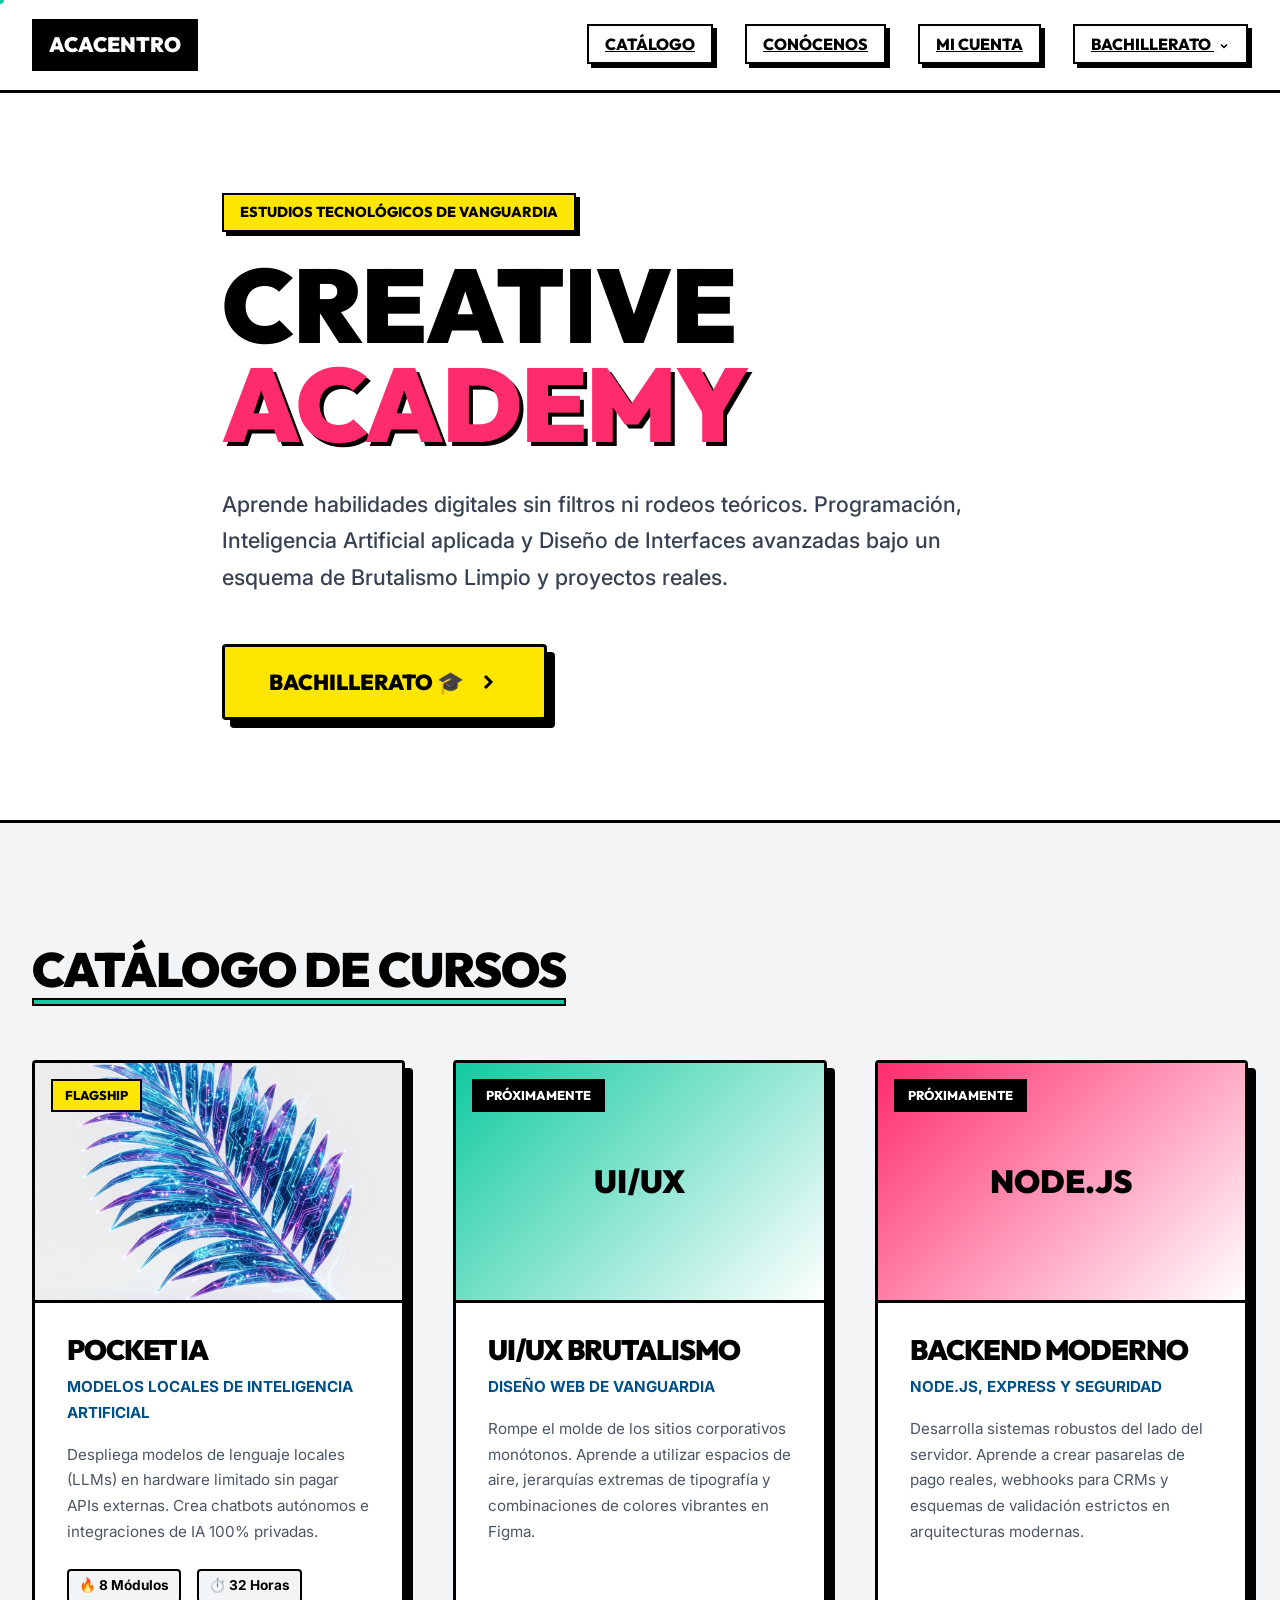
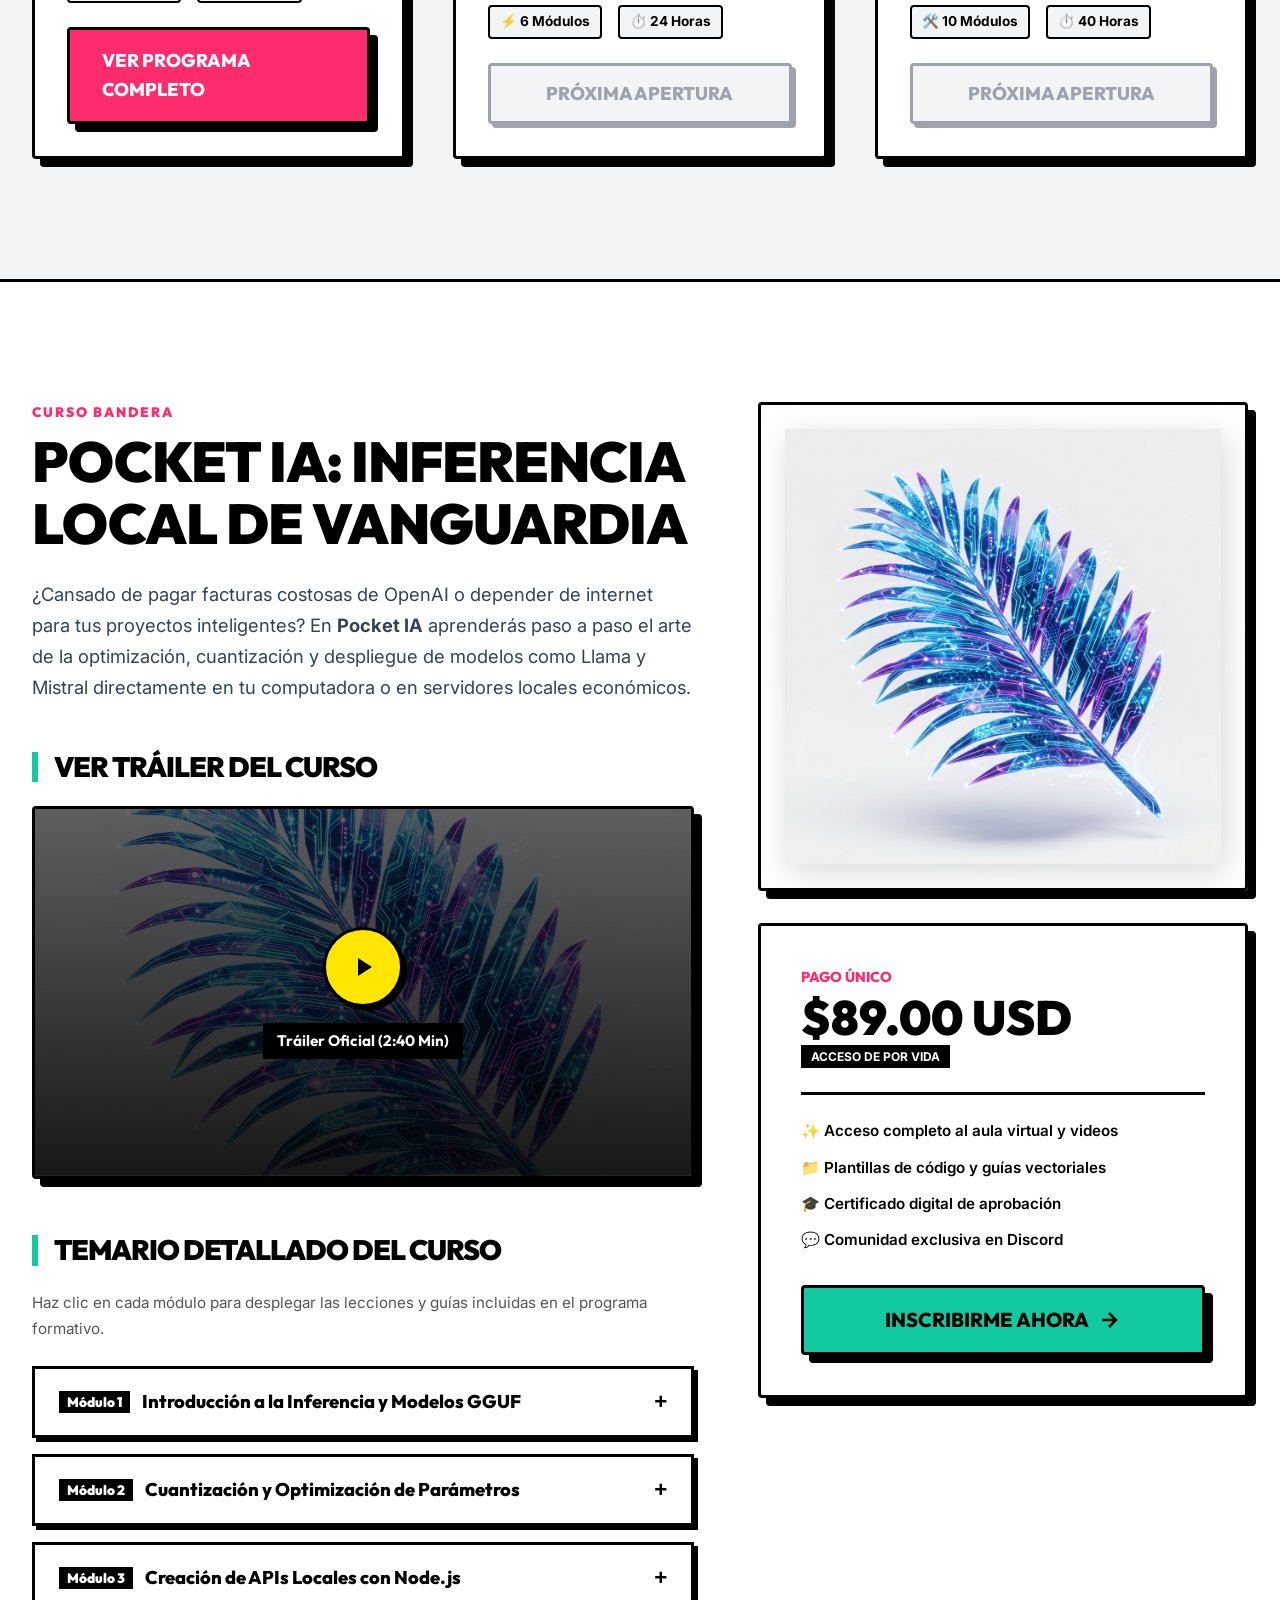
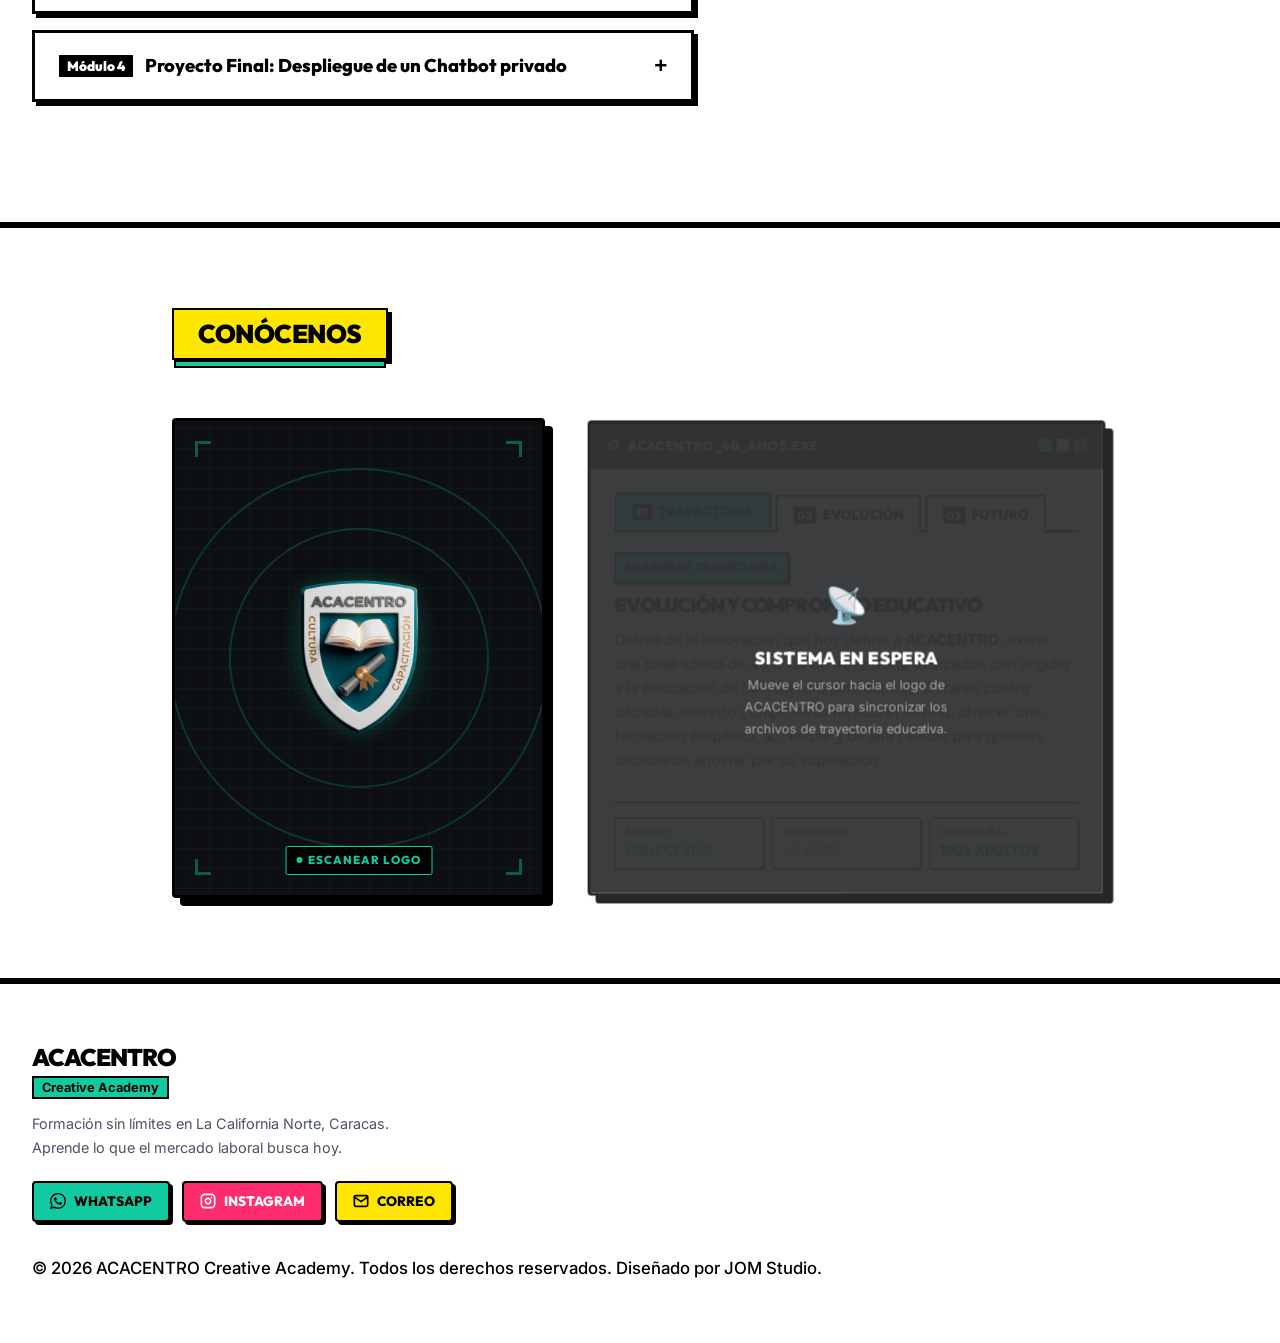
<file: index.html>
<!DOCTYPE html>
<html lang="es">
<head>
    <meta charset="UTF-8">
    <meta name="viewport" content="width=device-width, initial-scale=1.0">
    <title>Creative Academy | ACACENTRO - Formación Tecnológica y Creativa</title>
    <meta name="description" content="Plataforma educativa ACACENTRO Creative Academy: cursos de programación, Inteligencia Artificial, Bachillerato Tecnológico y diseño web en Caracas, Venezuela.">
    <meta name="keywords" content="cursos tecnología, inteligencia artificial local, bachillerato, programación Venezuela, Caracas">
    <meta name="author" content="ACACENTRO Creative Academy">
    <meta name="robots" content="index, follow">
    <!-- Open Graph -->
    <meta property="og:title" content="Creative Academy | ACACENTRO">
    <meta property="og:description" content="Aprende habilidades digitales sin filtros: IA local, diseño, backend y Bachillerato Tecnológico.">
    <meta property="og:type" content="website">
    <meta property="og:image" content="assets/pocket-ia.png">
    <!-- Google Fonts: Outfit (Titulares) e Inter (Lectura) -->
    <link rel="preconnect" href="https://fonts.googleapis.com">
    <link rel="preconnect" href="https://fonts.gstatic.com" crossorigin>
    <link href="https://fonts.googleapis.com/css2?family=Inter:wght@400;500;600;700&family=Outfit:wght@600;700;800;900&display=swap" rel="stylesheet">
    
    <link rel="stylesheet" href="style.css">
</head>
<body>

    <!-- Header Estilo Brutalista -->
    <header class="academy-header">
        <div class="academy-header-container">
            <a href="#" class="academy-logo">
                <span class="logo-box">ACACENTRO</span>
            </a>
            <nav class="academy-nav" aria-label="Navegación principal">
                <ul>
                    <li><a href="#catalogo" class="academy-nav-link">Catálogo</a></li>
                    <li><a href="#conocenos" class="academy-nav-link">Conócenos</a></li>
                    <li><a href="login.html" class="academy-nav-link" id="nav-login-link">Mi Cuenta</a></li>
                    <!-- Bachillerato con mini menú hover -->
                    <li class="nav-item-dropdown" id="nav-bachillerato-item">
                        <a href="bachillerato.html" class="academy-nav-link nav-bachillerato-trigger" aria-haspopup="true" aria-expanded="false" id="nav-bachillerato-trigger">
                            Bachillerato
                            <svg class="dropdown-arrow-icon" width="12" height="12" viewBox="0 0 24 24" fill="none" stroke="currentColor" stroke-width="3" aria-hidden="true">
                                <polyline points="6 9 12 15 18 9"/>
                            </svg>
                        </a>
                        <div class="bachillerato-mini-menu" role="menu" aria-label="Programas de Bachillerato" id="bachillerato-mini-menu">
                            <div class="mini-menu-header">
                                <span class="mini-menu-tag">Bachillerato</span>
                                <p class="mini-menu-desc">Formación secundaria con integración tecnológica</p>
                            </div>
                            <ul class="mini-menu-list" role="none">
                                <li role="none"><a href="bachillerato.html#primer-ano" class="mini-menu-item" role="menuitem"><span class="mini-menu-badge">1°</span><span>Primer Año — Fundamentos</span></a></li>
                                <li role="none"><a href="bachillerato.html#segundo-ano" class="mini-menu-item" role="menuitem"><span class="mini-menu-badge">2°</span><span>Segundo Año — Expansión</span></a></li>
                                <li role="none"><a href="bachillerato.html#tercer-ano" class="mini-menu-item" role="menuitem"><span class="mini-menu-badge">3°</span><span>Tercer Año — Especialización</span></a></li>
                                <li role="none"><a href="bachillerato.html#cuarto-ano" class="mini-menu-item" role="menuitem"><span class="mini-menu-badge">4°</span><span>Cuarto Año — Avanzado</span></a></li>
                                <li role="none"><a href="bachillerato.html#quinto-ano" class="mini-menu-item" role="menuitem"><span class="mini-menu-badge">5°</span><span>Quinto Año — Proyecto Final</span></a></li>
                                <li role="none"><a href="bachillerato.html#sexto-ano" class="mini-menu-item" role="menuitem"><span class="mini-menu-badge">6°</span><span>Sexto Año — Mención Profesional</span></a></li>
                            </ul>
                            <a href="bachillerato.html" class="mini-menu-cta" role="menuitem">Ver Programa Completo →</a>
                        </div>
                    </li>
                    <!-- <li><a href="classroom.html" class="academy-nav-link btn-classroom-nav">Aula Virtual</a></li> -->
                </ul>
            </nav>
        </div>
    </header>

    <!-- Parallax backgrounds container (3D floating tech assets) -->
    <div class="bg-3d-container" aria-hidden="true">
        <!-- Floating abstract 3D elements styled via CSS -->
        <div class="floating-tech-node node-1"></div>
        <div class="floating-tech-node node-2"></div>
    </div>

    <main class="academy-main-content">
        <!-- Hero & Intro -->
        <section class="academy-hero">
            <div class="container hero-brutalist">
                <span class="academy-tagline">Estudios Tecnológicos de Vanguardia</span>
                <h1 class="huge-brutalist-title">
                    CREATIVE<br>
                    <span class="accent-magenta">ACADEMY</span>
                </h1>
                <p class="brutalist-lead">
                    Aprende habilidades digitales sin filtros ni rodeos teóricos. Programación, Inteligencia Artificial aplicada y Diseño de Interfaces avanzadas bajo un esquema de Brutalismo Limpio y proyectos reales.
                </p>
                <div class="hero-actions-brutalist">
                    <a href="bachillerato.html" class="btn-brutalist btn-brutalist-yellow btn-massive-cta btn-interactive-bach">
                        Bachillerato 🎓
                        <svg width="24" height="24" viewBox="0 0 24 24" fill="none" stroke="currentColor" stroke-width="3" style="transition: transform 0.3s ease;">
                            <polyline points="9 18 15 12 9 6"/>
                        </svg>
                    </a>
                </div>
            </div>
        </section>

        <!-- Course Catalog (Grid 3D) -->
        <section class="catalog-section" id="catalogo">
            <div class="container">
                <h2 class="brutalist-section-title">Catálogo de Cursos</h2>
                <div class="courses-grid-3d">
                    <!-- Card 1: Pocket IA -->
                    <div class="course-card-3d card-featured" id="card-pocket-ia">
                        <div class="card-image-wrap">
                            <img src="assets/pocket-ia.png" alt="Pocket IA — Modelos locales de IA" class="card-featured-img">
                            <span class="course-tag tag-featured">Flagship</span>
                        </div>
                        <div class="card-body-brutalist">
                            <h3 class="course-title-brutalist">Pocket IA</h3>
                            <p class="course-subtitle-brutalist">Modelos locales de Inteligencia Artificial</p>
                            <p class="course-desc-brutalist">
                                Despliega modelos de lenguaje locales (LLMs) en hardware limitado sin pagar APIs externas. Crea chatbots autónomos e integraciones de IA 100% privadas.
                            </p>
                            <div class="card-meta-brutalist">
                                <span class="meta-item">🔥 8 Módulos</span>
                                <span class="meta-item">⏱️ 32 Horas</span>
                            </div>
                            <a href="#pocket-ia" class="btn-brutalist btn-brutalist-magenta btn-block">Ver Programa Completo</a>
                        </div>
                    </div>

                    <!-- Card 3: Diseño UI/UX y Brutalismo Limpio -->
                    <div class="course-card-3d">
                        <div class="card-image-wrap static-preview">
                            <div class="placeholder-graphic bg-cyan-mesh">
                                <span>UI/UX</span>
                            </div>
                            <span class="course-tag tag-coming">Próximamente</span>
                        </div>
                        <div class="card-body-brutalist">
                            <h3 class="course-title-brutalist">UI/UX Brutalismo</h3>
                            <p class="course-subtitle-brutalist">Diseño Web de Vanguardia</p>
                            <p class="course-desc-brutalist">
                                Rompe el molde de los sitios corporativos monótonos. Aprende a utilizar espacios de aire, jerarquías extremas de tipografía y combinaciones de colores vibrantes en Figma.
                            </p>
                            <div class="card-meta-brutalist">
                                <span class="meta-item">⚡ 6 Módulos</span>
                                <span class="meta-item">⏱️ 24 Horas</span>
                            </div>
                            <button class="btn-brutalist btn-brutalist-disabled btn-block" disabled>Próxima Apertura</button>
                        </div>
                    </div>

                    <!-- Card 4: Node.js & APIs Robustas -->
                    <div class="course-card-3d">
                        <div class="card-image-wrap static-preview">
                            <div class="placeholder-graphic bg-magenta-mesh">
                                <span>NODE.JS</span>
                            </div>
                            <span class="course-tag tag-coming">Próximamente</span>
                        </div>
                        <div class="card-body-brutalist">
                            <h3 class="course-title-brutalist">Backend Moderno</h3>
                            <p class="course-subtitle-brutalist">Node.js, Express y Seguridad</p>
                            <p class="course-desc-brutalist">
                                Desarrolla sistemas robustos del lado del servidor. Aprende a crear pasarelas de pago reales, webhooks para CRMs y esquemas de validación estrictos en arquitecturas modernas.
                            </p>
                            <div class="card-meta-brutalist">
                                <span class="meta-item">🛠️ 10 Módulos</span>
                                <span class="meta-item">⏱️ 40 Horas</span>
                            </div>
                            <button class="btn-brutalist btn-brutalist-disabled btn-block" disabled>Próxima Apertura</button>
                        </div>
                    </div>
                </div>
            </div>
        </section>

        <!-- Flagship Product Page (Pocket IA Landing Inmersiva) -->
        <section class="flagship-product-page" id="pocket-ia">
            <div class="container product-landing-grid">
                
                <!-- Left Details / Content -->
                <div class="product-info-column">
                    <span class="course-brand-tag">Curso Bandera</span>
                    <h2 class="product-main-title">POCKET IA: Inferencia Local de Vanguardia</h2>
                    
                    <p class="product-pitch">
                        ¿Cansado de pagar facturas costosas de OpenAI o depender de internet para tus proyectos inteligentes? En <strong>Pocket IA</strong> aprenderás paso a paso el arte de la optimización, cuantización y despliegue de modelos como Llama y Mistral directamente en tu computadora o en servidores locales económicos.
                    </p>

                    <!-- Video Trailer Box -->
                    <div class="video-trailer-wrapper">
                        <h3>Ver Tráiler del Curso</h3>
                        <div class="video-container-brutalist">
                            <!-- Native video mockup with overlay controls -->
                            <div class="video-mockup-player">
                                <div class="player-overlay">
                                    <button class="play-btn-brutalist" id="btn-play-trailer">
                                        <svg width="24" height="24" viewBox="0 0 24 24" fill="currentColor">
                                            <polygon points="5 3 19 12 5 21 5 3"/>
                                        </svg>
                                    </button>
                                    <span class="trailer-duration">Tráiler Oficial (2:40 Min)</span>
                                </div>
                                <div class="video-playing-state" id="trailer-video-playing" style="display: none;">
                                    <div class="video-running-bars">
                                        <span>Video Reproduciéndose en Servidor Seguro...</span>
                                        <button class="btn-brutalist btn-brutalist-white btn-sm" id="btn-stop-trailer">Pausar</button>
                                    </div>
                                </div>
                            </div>
                        </div>
                    </div>

                    <!-- Syllabus / Temario (Interactive Accordion) -->
                    <div class="syllabus-brutalist-wrapper">
                        <h3>Temario Detallado del Curso</h3>
                        <p class="syllabus-intro-text">Haz clic en cada módulo para desplegar las lecciones y guías incluidas en el programa formativo.</p>
                        
                        <div class="accordion-container">
                            
                            <!-- Accordion Module 1 -->
                            <div class="accordion-item">
                                <button class="accordion-header" aria-expanded="false">
                                    <span class="module-number">Módulo 1</span>
                                    <span class="module-title">Introducción a la Inferencia y Modelos GGUF</span>
                                    <span class="accordion-icon">+</span>
                                </button>
                                <div class="accordion-body">
                                    <ul>
                                        <li>Lección 1.1: Conceptos básicos de LLMs (CPU vs GPU)</li>
                                        <li>Lección 1.2: El formato GGUF y arquitecturas de hardware</li>
                                        <li>Lección 1.3: Descarga y carga de modelos desde Hugging Face</li>
                                    </ul>
                                </div>
                            </div>

                            <!-- Accordion Module 2 -->
                            <div class="accordion-item">
                                <button class="accordion-header" aria-expanded="false">
                                    <span class="module-number">Módulo 2</span>
                                    <span class="module-title">Cuantización y Optimización de Parámetros</span>
                                    <span class="accordion-icon">+</span>
                                </button>
                                <div class="accordion-body">
                                    <ul>
                                        <li>Lección 2.1: ¿Qué es la cuantización de pesos (Q4_K_M vs Q8_0)?</li>
                                        <li>Lección 2.2: Ajuste de contexto y temperatura en ejecución local</li>
                                        <li>Lección 2.3: Medición de tokens por segundo y uso de VRAM</li>
                                    </ul>
                                </div>
                            </div>

                            <!-- Accordion Module 3 -->
                            <div class="accordion-item">
                                <button class="accordion-header" aria-expanded="false">
                                    <span class="module-number">Módulo 3</span>
                                    <span class="module-title">Creación de APIs Locales con Node.js</span>
                                    <span class="accordion-icon">+</span>
                                </button>
                                <div class="accordion-body">
                                    <ul>
                                        <li>Lección 3.1: Configuración de Ollama y Llama.cpp en NodeJS</li>
                                        <li>Lección 3.2: Creación de endpoints Express para streaming de respuestas</li>
                                        <li>Lección 3.3: Implementación de historial de conversación (Chat Memory)</li>
                                    </ul>
                                </div>
                            </div>

                            <!-- Accordion Module 4 -->
                            <div class="accordion-item">
                                <button class="accordion-header" aria-expanded="false">
                                    <span class="module-number">Módulo 4</span>
                                    <span class="module-title">Proyecto Final: Despliegue de un Chatbot privado</span>
                                    <span class="accordion-icon">+</span>
                                </button>
                                <div class="accordion-body">
                                    <ul>
                                        <li>Lección 4.1: Diseño de la interfaz de chat en brutalismo limpio</li>
                                        <li>Lección 4.2: Asegurar acceso mediante tokens y restricciones de IP</li>
                                        <li>Lección 4.3: Compilación y despliegue del sistema final</li>
                                    </ul>
                                </div>
                            </div>

                        </div>
                    </div>
                </div>

                <!-- Right Side Visual / Highlight / Sticky Enroll -->
                <div class="product-visual-column">
                    <div class="sticky-product-box">
                        <div class="visual-card-ia">
                            <img src="assets/pocket-ia.png" alt="Pocket IA 3D Concept" class="visual-ia-img">
                        </div>
                        
                        <div class="enroll-box-brutalist">
                            <div class="price-block-brutalist">
                                <span class="price-label">Pago Único</span>
                                <span class="price-value">$89.00 USD</span>
                                <span class="price-badge">Acceso de por Vida</span>
                            </div>
                            
                            <ul class="enroll-benefits-list">
                                <li>✨ Acceso completo al aula virtual y videos</li>
                                <li>📁 Plantillas de código y guías vectoriales</li>
                                <li>🎓 Certificado digital de aprobación</li>
                                <li>💬 Comunidad exclusiva en Discord</li>
                            </ul>

                            <a href="checkout.html" class="btn-brutalist btn-brutalist-cyan btn-massive-cta" id="btn-enroll-now">
                                Inscribirme Ahora
                                <svg width="24" height="24" viewBox="0 0 24 24" fill="none" stroke="currentColor" stroke-width="2.5">
                                    <line x1="5" y1="12" x2="19" y2="12"/>
                                    <polyline points="12 5 19 12 12 19"/>
                                </svg>
                            </a>
                        </div>
                    </div>
                </div>

            </div>
        </section>

        <!-- Sección: Conócenos (40 Años de Trayectoria) -->
        <section class="catalog-section" id="conocenos" style="border-top: var(--brutalist-border-thick); background-color: var(--color-white); padding: 80px 20px;">
            <div class="container" style="max-width: 1000px; margin: 0 auto;">
                <h2 class="brutalist-section-title" style="background: var(--color-neon-yellow); color: var(--color-black); border: var(--brutalist-border-thin); font-family: var(--font-heading); font-weight: 900; font-size: 1.6rem; text-transform: uppercase; padding: 10px 24px; display: inline-block; margin-bottom: 28px; box-shadow: 4px 4px 0 var(--color-black); letter-spacing: -0.5px;">Conócenos</h2>
                
                <div class="conocenos-interactive-grid animate-on-scroll">
                    <!-- Columna Izquierda: Consola Interactiva del Logo -->
                    <div class="logo-interactive-console" id="logo-trigger-area">
                        <div class="target-radial-glow"></div>
                        <div class="radar-ping-ring"></div>
                        <div class="radar-ping-ring-outer"></div>
                        <div class="crosshair-indicator ch-top-left"></div>
                        <div class="crosshair-indicator ch-top-right"></div>
                        <div class="crosshair-indicator ch-bottom-left"></div>
                        <div class="crosshair-indicator ch-bottom-right"></div>
                        
                        <img src="Logo/logo acacentro 3d.png" class="logo-3d-interactive" alt="ACACENTRO 3D Logo">
                        
                        <div class="console-overlay-badge">
                            <span class="pulse-dot"></span> ESCANEAR LOGO
                        </div>
                    </div>
                    
                    <!-- Columna Derecha: Ventana Popover de la Trayectoria -->
                    <div class="trajectory-popover-window" id="conocenos-popover">
                        <!-- Overlay de Estado Inicial -->
                        <div class="window-hover-prompt-overlay">
                            <div class="lock-icon">📡</div>
                            <h4>SISTEMA EN ESPERA</h4>
                            <p>Mueve el cursor hacia el logo de ACACENTRO para sincronizar los archivos de trayectoria educativa.</p>
                        </div>

                        <!-- Topbar de la Ventana -->
                        <div class="window-topbar">
                            <div class="window-title-tag">
                                <span class="win-icon">⚙</span> ACACENTRO_40_ANOS.EXE
                            </div>
                            <div class="window-actions">
                                <span class="win-btn win-minimize"></span>
                                <span class="win-btn win-maximize"></span>
                                <span class="win-btn win-close"></span>
                            </div>
                        </div>
                        
                        <!-- Cuerpo de la Ventana -->
                        <div class="window-body">
                            <!-- Cabecera de Pestañas -->
                            <div class="window-tabs-header">
                                <button class="win-tab-btn active" data-tab="historia">
                                    <span>01</span> Trayectoria
                                </button>
                                <button class="win-tab-btn" data-tab="evolucion">
                                    <span>02</span> Evolución
                                </button>
                                <button class="win-tab-btn" data-tab="proposito">
                                    <span>03</span> Futuro
                                </button>
                            </div>
                            
                            <!-- Contenidos de las Pestañas -->
                            <div class="window-tab-content active" id="tab-historia">
                                <div class="brutal-badge-cyan" style="background-color: var(--color-neon-cyan); font-family: var(--font-heading); font-weight: 900; font-size: 0.72rem; text-transform: uppercase; padding: 4px 8px; display: inline-block; align-self: flex-start; margin-bottom: 12px; border: var(--brutalist-border-thin); box-shadow: 2px 2px 0 var(--color-black);">40 AÑOS DE TRAYECTORIA</div>
                                <h4 style="font-family: var(--font-heading); font-weight: 900; font-size: 1.25rem; margin-bottom: 12px;">Evolución y Compromiso Educativo</h4>
                                <p style="font-family: var(--font-body); font-size: 0.95rem; line-height: 1.6; color: #222; margin: 0;">
                                    Detrás de la innovación que hoy define a <strong>ACACENTRO</strong>, existe una base sólida de 40 años de trayectoria dedicados con orgullo a la educación de bachillerato para adultos. Durante cuatro décadas, nuestro compromiso ha sido el mismo: ofrecer una formación empática, accesible y de alta calidad para quienes decidieron apostar por su superación.
                                </p>
                            </div>
                            
                            <div class="window-tab-content" id="tab-evolucion">
                                <div class="brutal-badge-magenta" style="background-color: var(--color-neon-magenta); color: var(--color-white); font-family: var(--font-heading); font-weight: 900; font-size: 0.72rem; text-transform: uppercase; padding: 4px 8px; display: inline-block; align-self: flex-start; margin-bottom: 12px; border: var(--brutalist-border-thin); box-shadow: 2px 2px 0 var(--color-black);">FORMACIÓN CONTINUA</div>
                                <h4 style="font-family: var(--font-heading); font-weight: 900; font-size: 1.25rem; margin-bottom: 12px;">Transformación Educativa</h4>
                                <p style="font-family: var(--font-body); font-size: 0.95rem; line-height: 1.6; color: #222; margin: 0;">
                                    Esta experiencia nos ha enseñado a evolucionar. Hoy, proyectamos nuestra visión hacia el futuro transformando esa misma vocación formativa en herramientas de vanguardia, impulsando talleres especializados en Inteligencia Artificial y nuevas tecnologías diseñados para el mercado actual.
                                </p>
                            </div>
                            
                            <div class="window-tab-content" id="tab-proposito">
                                <div class="brutal-badge-yellow" style="background-color: var(--color-neon-yellow); font-family: var(--font-heading); font-weight: 900; font-size: 0.72rem; text-transform: uppercase; padding: 4px 8px; display: inline-block; align-self: flex-start; margin-bottom: 12px; border: var(--brutalist-border-thin); box-shadow: 2px 2px 0 var(--color-black);">PROPÓSITO CLARO</div>
                                <h4 style="font-family: var(--font-heading); font-weight: 900; font-size: 1.25rem; margin-bottom: 12px;">El Puente al Mañana</h4>
                                <p style="font-family: var(--font-body); font-size: 0.95rem; line-height: 1.6; color: #222; margin: 0;">
                                    Miramos hacia adelante con un propósito claro: seguir siendo el puente definitivo entre el potencial de nuestra comunidad y las habilidades competitivas que exige el mañana, respaldados por la solidez y la confianza que solo brindan cuatro décadas de evolución educativa.
                                </p>
                            </div>

                            <!-- Barra de Estado e Indicadores -->
                            <div class="window-footer-stats">
                                <div class="stat-item-win">
                                    <span class="stat-lbl">ESTADO:</span>
                                    <span class="stat-val blinking-text">CONECTADO</span>
                                </div>
                                <div class="stat-item-win">
                                    <span class="stat-lbl">EXPERIENCIA:</span>
                                    <span class="stat-val text-neon-yellow">40 AÑOS</span>
                                </div>
                                <div class="stat-item-win">
                                    <span class="stat-lbl">COBERTURA:</span>
                                    <span class="stat-val text-neon-cyan">100% ADULTOS</span>
                                </div>
                            </div>
                        </div>
                    </div>
                </div>
    </main>

    <!-- Footer Brutalista -->
    <footer class="academy-footer">
        <div class="container footer-brutalist-grid">
            <div class="footer-info">
                <h3>ACACENTRO</h3>
                <span class="footer-tag">Creative Academy</span>
                <p>Formación sin límites en La California Norte, Caracas. Aprende lo que el mercado laboral busca hoy.</p>
                <div class="footer-socials">
                    <a href="https://wa.me/584241361642" target="_blank" rel="noopener noreferrer" class="btn-footer-social btn-footer-whatsapp" title="Escríbenos por WhatsApp">
                        <svg width="16" height="16" viewBox="0 0 24 24" fill="currentColor" aria-hidden="true">
                            <path d="M17.472 14.382c-.297-.149-1.758-.867-2.03-.967-.273-.099-.471-.148-.67.15-.197.297-.767.966-.94 1.164-.173.199-.347.223-.644.075-.297-.15-1.255-.463-2.39-1.475-.883-.788-1.48-1.761-1.653-2.059-.173-.297-.018-.458.13-.606.134-.133.298-.347.446-.52.149-.174.198-.298.298-.497.099-.198.05-.371-.025-.52-.075-.149-.669-1.612-.916-2.207-.242-.579-.487-.5-.669-.51-.173-.008-.371-.01-.57-.01-.198 0-.52.074-.792.372-.272.297-1.04 1.016-1.04 2.479 0 1.462 1.065 2.875 1.213 3.074.149.198 2.096 3.2 5.077 4.487.709.306 1.262.489 1.694.625.712.227 1.36.195 1.871.118.571-.085 1.758-.719 2.006-1.413.248-.694.248-1.289.173-1.413-.074-.124-.272-.198-.57-.347m-5.421 7.403h-.004a9.87 9.87 0 01-5.031-1.378l-.361-.214-3.741.982.998-3.648-.235-.374a9.86 9.86 0 01-1.51-5.26c.001-5.45 4.436-9.884 9.888-9.884 2.64 0 5.122 1.03 6.988 2.898a9.825 9.825 0 012.893 6.994c-.003 5.45-4.437 9.884-9.885 9.884m8.413-18.297A11.815 11.815 0 0012.05 0C5.495 0 .16 5.335.157 11.892c0 2.096.547 4.142 1.588 5.945L0 24l6.335-1.662c1.746.953 3.71 1.458 5.704 1.459h.005c6.554 0 11.89-5.335 11.893-11.893a11.821 11.821 0 00-3.48-8.413z"/>
                        </svg>
                        WhatsApp
                    </a>
                    <a href="https://www.instagram.com/institutoacacentro?utm_source=ig_web_button_share_sheet&igsh=ZDNlZDc0MzIxNw==" target="_blank" rel="noopener noreferrer" class="btn-footer-social btn-footer-instagram" title="Síguenos en Instagram">
                        <svg width="16" height="16" viewBox="0 0 24 24" fill="none" stroke="currentColor" stroke-width="2.5" stroke-linecap="round" stroke-linejoin="round" aria-hidden="true">
                            <rect x="2" y="2" width="20" height="20" rx="5" ry="5"></rect>
                            <path d="M16 11.37A4 4 0 1 1 12.63 8 4 4 0 0 1 16 11.37z"></path>
                            <line x1="17.5" y1="6.5" x2="17.51" y2="6.5"></line>
                        </svg>
                        Instagram
                    </a>
                    <a href="mailto:institutoacacentro12@gmail.com" class="btn-footer-social btn-footer-email" title="Envíanos un correo">
                        <svg width="16" height="16" viewBox="0 0 24 24" fill="none" stroke="currentColor" stroke-width="2.5" stroke-linecap="round" stroke-linejoin="round" aria-hidden="true">
                            <path d="M4 4h16c1.1 0 2 .9 2 2v12c0 1.1-.9 2-2 2H4c-1.1 0-2-.9-2-2V6c0-1.1.9-2 2-2z"></path>
                            <polyline points="22,6 12,13 2,6"></polyline>
                        </svg>
                        Correo
                    </a>
                </div>
            </div>
            <div class="footer-copyright">
                <p>&copy; 2026 ACACENTRO Creative Academy. Todos los derechos reservados. Diseñado por JOM Studio.</p>
            </div>
        </div>
    </footer>

    <script src="app.js"></script>
    <script src="js/auth.js"></script>
    <script src="js/bachillerato-menu.js"></script>
    <script src="js/animations.js"></script>
    <script>
        /* Actualizar el texto del nav según sesión activa */
        (function() {
            var session = window.acacentroGetSession && window.acacentroGetSession();
            if (session) {
                var navLink = document.getElementById('nav-login-link');
                if (navLink) {
                    navLink.textContent = session.name.split(' ')[0];
                    navLink.href = '#';
                    navLink.addEventListener('click', function(e) {
                        e.preventDefault();
                        if (confirm('¿Cerrar sesión?')) window.acacentroLogout();
                    });
                }
            }
        })();
    </script>
</body>
</html>
</file>
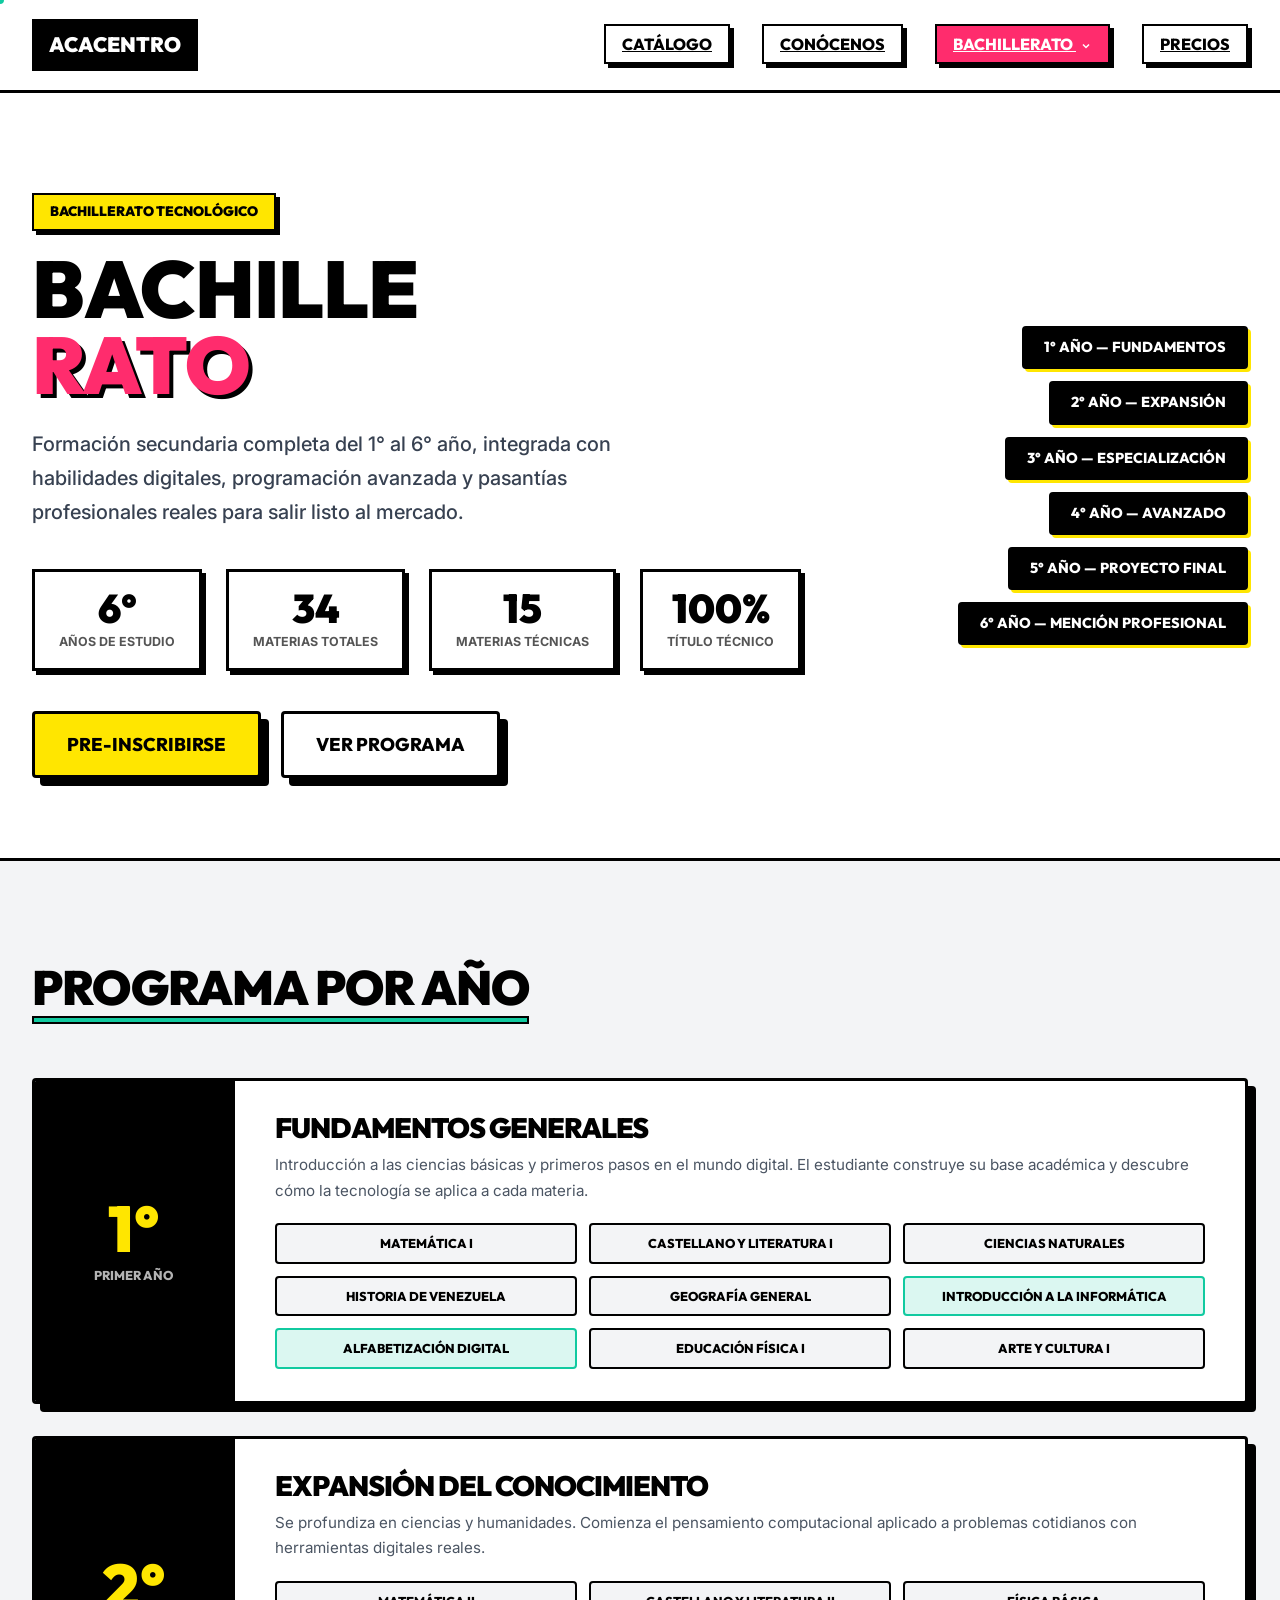
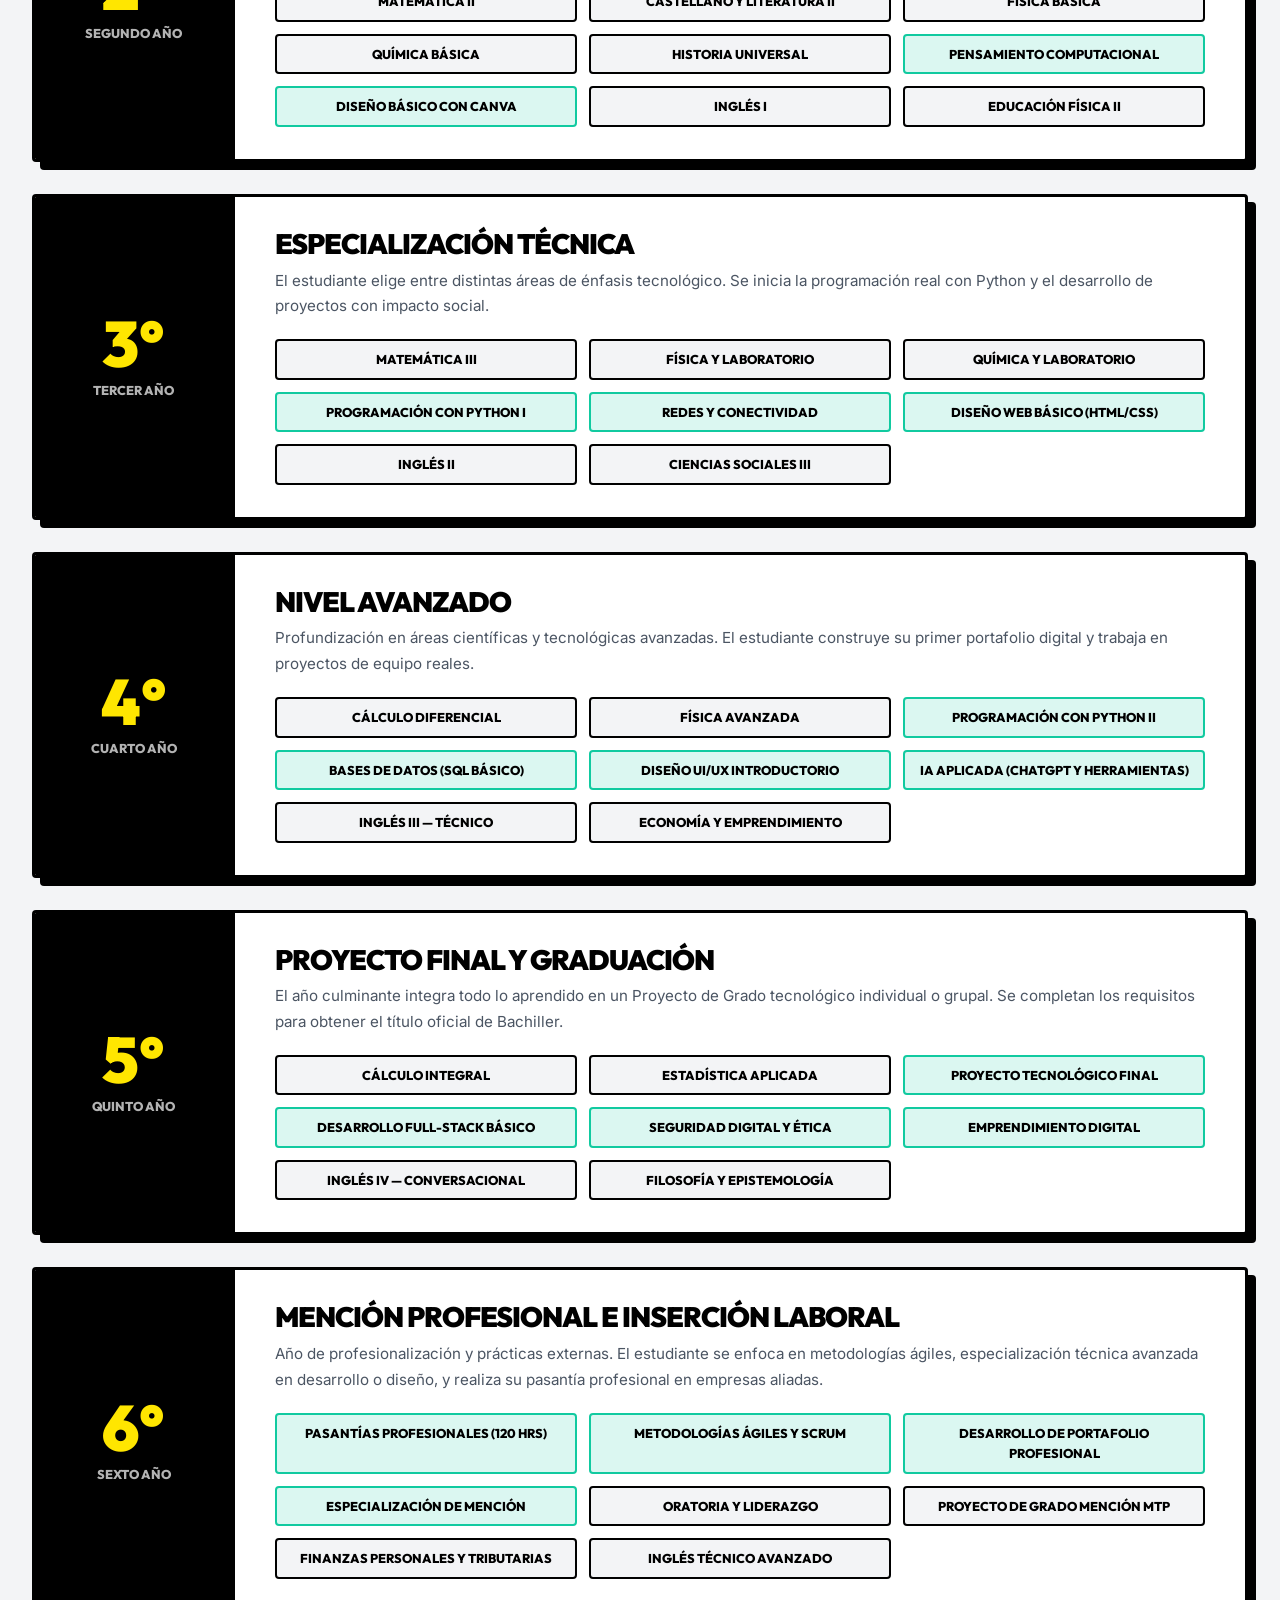
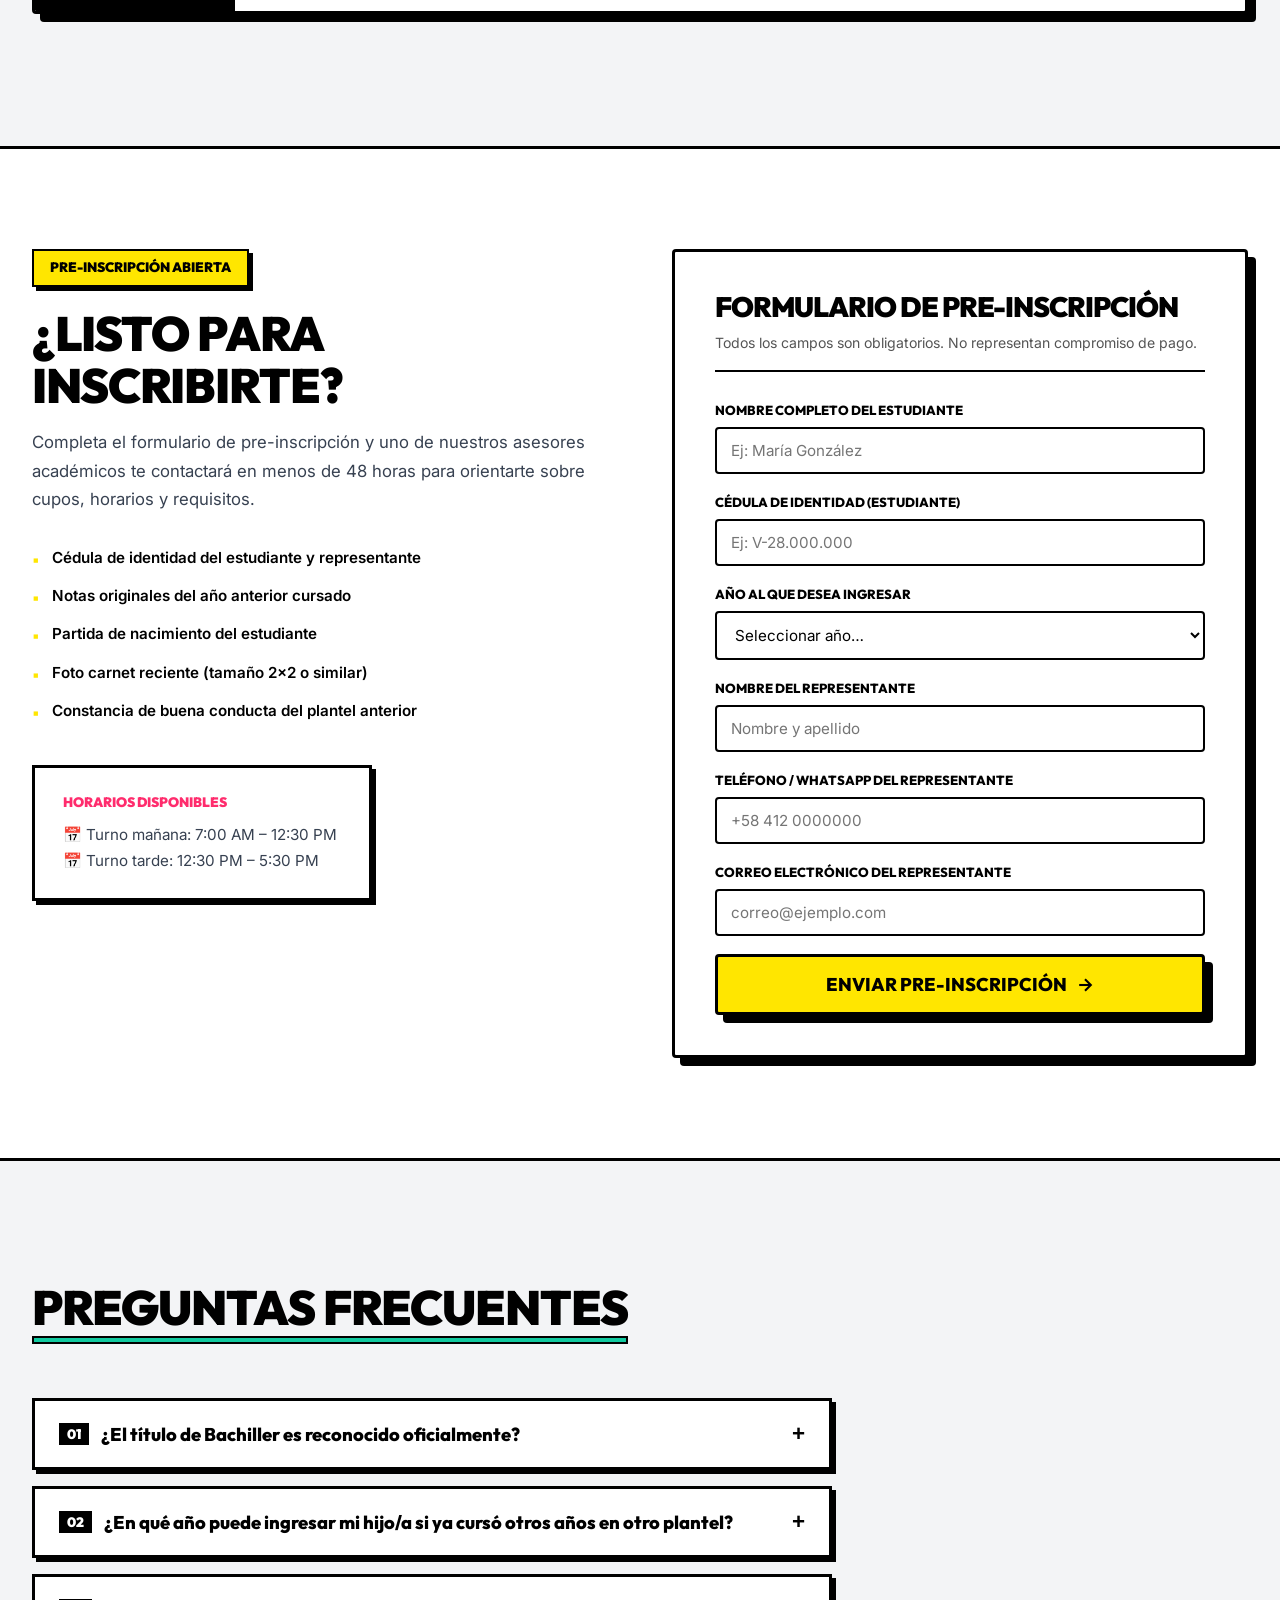
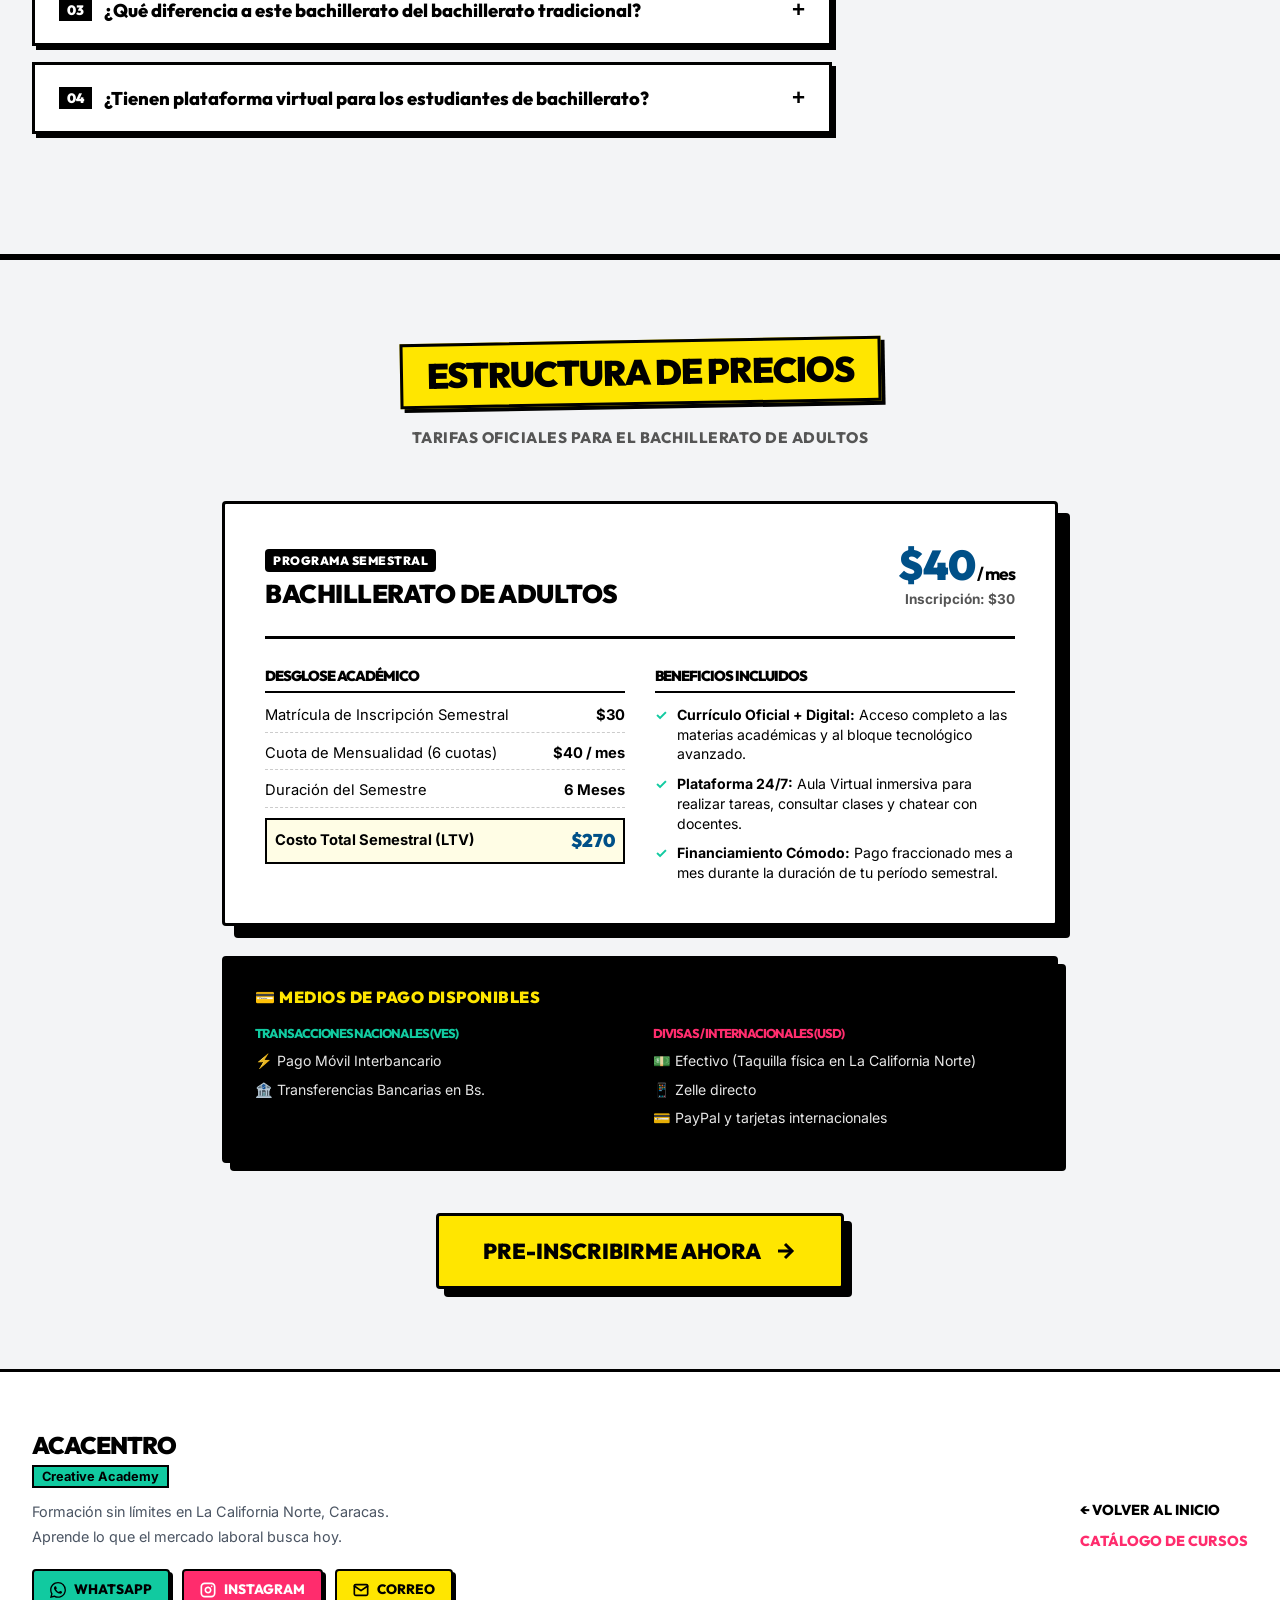
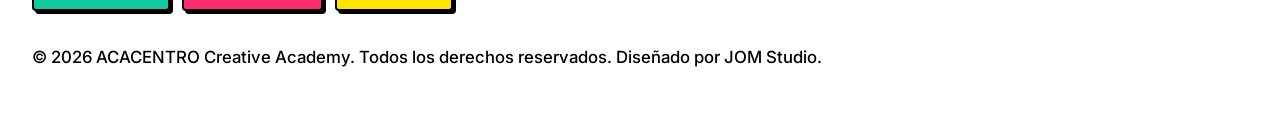
<file: bachillerato.html>
<!DOCTYPE html>
<html lang="es">
<head>
    <meta charset="UTF-8">
    <meta name="viewport" content="width=device-width, initial-scale=1.0">
    <title>Bachillerato Tecnológico | ACACENTRO Creative Academy</title>
    <meta name="description" content="Bachillerato Tecnológico en ACACENTRO: formación secundaria completa del 1° al 6° año con integración digital, programación y proyectos reales en Caracas.">
    <meta name="keywords" content="bachillerato tecnológico, secundaria Venezuela, formación digital, Caracas">
    <meta name="author" content="ACACENTRO Creative Academy">
    <meta name="robots" content="index, follow">
    <!-- Open Graph -->
    <meta property="og:title" content="Bachillerato Tecnológico | ACACENTRO">
    <meta property="og:description" content="Formación secundaria completa con enfoque tecnológico, del 1° al 6° año.">
    <meta property="og:type" content="website">
    <!-- Google Fonts -->
    <link rel="preconnect" href="https://fonts.googleapis.com">
    <link rel="preconnect" href="https://fonts.gstatic.com" crossorigin>
    <link href="https://fonts.googleapis.com/css2?family=Inter:wght@400;500;600;700&family=Outfit:wght@600;700;800;900&display=swap" rel="stylesheet">
    <link rel="stylesheet" href="style.css">
</head>
<body>

    <!-- Header Brutalista (mismo que index) -->
    <header class="academy-header">
        <div class="academy-header-container">
            <a href="index.html" class="academy-logo">
                <span class="logo-box">ACACENTRO</span>
            </a>
            <nav class="academy-nav" aria-label="Navegación principal">
                <ul>
                    <li><a href="index.html#catalogo" class="academy-nav-link">Catálogo</a></li>
                    <li><a href="index.html#conocenos" class="academy-nav-link">Conócenos</a></li>
                    <!-- Bachillerato con mini menú hover -->
                    <li class="nav-item-dropdown" id="nav-bachillerato-item">
                        <a href="bachillerato.html" class="academy-nav-link active-link nav-bachillerato-trigger" aria-haspopup="true" aria-expanded="false" id="nav-bachillerato-trigger">
                            Bachillerato
                            <svg class="dropdown-arrow-icon" width="12" height="12" viewBox="0 0 24 24" fill="none" stroke="currentColor" stroke-width="3" aria-hidden="true">
                                <polyline points="6 9 12 15 18 9"/>
                            </svg>
                        </a>
                        <div class="bachillerato-mini-menu" role="menu" aria-label="Programas de Bachillerato" id="bachillerato-mini-menu">
                            <div class="mini-menu-header">
                                <span class="mini-menu-tag">Bachillerato</span>
                                <p class="mini-menu-desc">Formación secundaria con integración tecnológica</p>
                            </div>
                            <ul class="mini-menu-list" role="none">
                                <li role="none"><a href="#primer-ano" class="mini-menu-item" role="menuitem"><span class="mini-menu-badge">1°</span><span>Primer Año — Fundamentos</span></a></li>
                                <li role="none"><a href="#segundo-ano" class="mini-menu-item" role="menuitem"><span class="mini-menu-badge">2°</span><span>Segundo Año — Expansión</span></a></li>
                                <li role="none"><a href="#tercer-ano" class="mini-menu-item" role="menuitem"><span class="mini-menu-badge">3°</span><span>Tercer Año — Especialización</span></a></li>
                                <li role="none"><a href="#cuarto-ano" class="mini-menu-item" role="menuitem"><span class="mini-menu-badge">4°</span><span>Cuarto Año — Avanzado</span></a></li>
                                <li role="none"><a href="#quinto-ano" class="mini-menu-item" role="menuitem"><span class="mini-menu-badge">5°</span><span>Quinto Año — Proyecto Final</span></a></li>
                                <li role="none"><a href="#sexto-ano" class="mini-menu-item" role="menuitem"><span class="mini-menu-badge">6°</span><span>Sexto Año — Mención Profesional</span></a></li>
                            </ul>
                            <a href="#inscripcion" class="mini-menu-cta" role="menuitem">Pre-Inscribirse Ahora →</a>
                        </div>
                    </li>
                    <li><a href="#precios" class="academy-nav-link">Precios</a></li>
                    <!-- <li><a href="classroom.html" class="academy-nav-link btn-classroom-nav">Aula Virtual</a></li> -->
                </ul>
            </nav>
        </div>
    </header>

    <main>
        <!-- ===== HERO ===== -->
        <section class="bach-hero" aria-labelledby="bach-title">
            <div class="container">
                <div class="bach-hero-inner">
                    <!-- Texto izquierdo -->
                    <div class="bach-hero-text">
                        <span class="bach-hero-tag">Bachillerato Tecnológico</span>
                        <h1 class="bach-hero-title" id="bach-title">
                            BACHILLE<br>
                            <span class="accent-magenta">RATO</span>
                        </h1>
                        <p class="bach-hero-subtitle">
                            Formación secundaria completa del 1° al 6° año, integrada con habilidades digitales, programación avanzada y pasantías profesionales reales para salir listo al mercado.
                        </p>
                        <!-- Estadísticas animadas -->
                        <div class="bach-stats-row">
                            <div class="bach-stat-box animate-on-scroll">
                                <span class="bach-stat-number counter-animated" data-target="6" data-suffix="°">0°</span>
                                <span class="bach-stat-label">Años de estudio</span>
                            </div>
                            <div class="bach-stat-box animate-on-scroll">
                                <span class="bach-stat-number counter-animated" data-target="34" data-suffix="">0</span>
                                <span class="bach-stat-label">Materias totales</span>
                            </div>
                            <div class="bach-stat-box animate-on-scroll">
                                <span class="bach-stat-number counter-animated" data-target="15" data-suffix="">0</span>
                                <span class="bach-stat-label">Materias técnicas</span>
                            </div>
                            <div class="bach-stat-box animate-on-scroll">
                                <span class="bach-stat-number counter-animated" data-target="100" data-suffix="%">0%</span>
                                <span class="bach-stat-label">Título Técnico</span>
                            </div>
                        </div>
                        <!-- CTAs -->
                        <div class="hero-actions-brutalist" style="margin-top:40px;">
                            <a href="#inscripcion" class="btn-brutalist btn-brutalist-yellow">Pre-Inscribirse</a>
                            <a href="#primer-ano" class="btn-brutalist btn-brutalist-white">Ver Programa</a>
                        </div>
                    </div>

                    <!-- Visual derecha: pills flotantes de años -->
                    <div class="bach-hero-visual" aria-hidden="true">
                        <div class="bach-year-pill">1° Año — Fundamentos</div>
                        <div class="bach-year-pill">2° Año — Expansión</div>
                        <div class="bach-year-pill">3° Año — Especialización</div>
                        <div class="bach-year-pill">4° Año — Avanzado</div>
                        <div class="bach-year-pill">5° Año — Proyecto Final</div>
                        <div class="bach-year-pill">6° Año — Mención Profesional</div>
                    </div>
                </div>
            </div>
        </section>

        <!-- ===== PROGRAMA POR AÑOS ===== -->
        <section class="bach-years-section" id="programa" aria-labelledby="bach-prog-title">
            <div class="container">
                <h2 class="brutalist-section-title" id="bach-prog-title">Programa por Año</h2>

                <!-- 1° Año -->
                <article class="bach-year-block animate-on-scroll" id="primer-ano">
                    <div class="bach-year-sidebar">
                        <span class="bach-year-number">1°</span>
                        <span class="bach-year-label">Primer Año</span>
                    </div>
                    <div class="bach-year-content">
                        <h3>Fundamentos Generales</h3>
                        <p>Introducción a las ciencias básicas y primeros pasos en el mundo digital. El estudiante construye su base académica y descubre cómo la tecnología se aplica a cada materia.</p>
                        <div class="bach-subjects-grid">
                            <div class="bach-subject-chip">Matemática I</div>
                            <div class="bach-subject-chip">Castellano y Literatura I</div>
                            <div class="bach-subject-chip">Ciencias Naturales</div>
                            <div class="bach-subject-chip">Historia de Venezuela</div>
                            <div class="bach-subject-chip">Geografía General</div>
                            <div class="bach-subject-chip chip-tech">Introducción a la Informática</div>
                            <div class="bach-subject-chip chip-tech">Alfabetización Digital</div>
                            <div class="bach-subject-chip">Educación Física I</div>
                            <div class="bach-subject-chip">Arte y Cultura I</div>
                        </div>
                    </div>
                </article>

                <!-- 2° Año -->
                <article class="bach-year-block animate-on-scroll" id="segundo-ano">
                    <div class="bach-year-sidebar">
                        <span class="bach-year-number">2°</span>
                        <span class="bach-year-label">Segundo Año</span>
                    </div>
                    <div class="bach-year-content">
                        <h3>Expansión del Conocimiento</h3>
                        <p>Se profundiza en ciencias y humanidades. Comienza el pensamiento computacional aplicado a problemas cotidianos con herramientas digitales reales.</p>
                        <div class="bach-subjects-grid">
                            <div class="bach-subject-chip">Matemática II</div>
                            <div class="bach-subject-chip">Castellano y Literatura II</div>
                            <div class="bach-subject-chip">Física Básica</div>
                            <div class="bach-subject-chip">Química Básica</div>
                            <div class="bach-subject-chip">Historia Universal</div>
                            <div class="bach-subject-chip chip-tech">Pensamiento Computacional</div>
                            <div class="bach-subject-chip chip-tech">Diseño Básico con Canva</div>
                            <div class="bach-subject-chip">Inglés I</div>
                            <div class="bach-subject-chip">Educación Física II</div>
                        </div>
                    </div>
                </article>

                <!-- 3° Año -->
                <article class="bach-year-block animate-on-scroll" id="tercer-ano">
                    <div class="bach-year-sidebar">
                        <span class="bach-year-number">3°</span>
                        <span class="bach-year-label">Tercer Año</span>
                    </div>
                    <div class="bach-year-content">
                        <h3>Especialización Técnica</h3>
                        <p>El estudiante elige entre distintas áreas de énfasis tecnológico. Se inicia la programación real con Python y el desarrollo de proyectos con impacto social.</p>
                        <div class="bach-subjects-grid">
                            <div class="bach-subject-chip">Matemática III</div>
                            <div class="bach-subject-chip">Física y Laboratorio</div>
                            <div class="bach-subject-chip">Química y Laboratorio</div>
                            <div class="bach-subject-chip chip-tech">Programación con Python I</div>
                            <div class="bach-subject-chip chip-tech">Redes y Conectividad</div>
                            <div class="bach-subject-chip chip-tech">Diseño Web Básico (HTML/CSS)</div>
                            <div class="bach-subject-chip">Inglés II</div>
                            <div class="bach-subject-chip">Ciencias Sociales III</div>
                        </div>
                    </div>
                </article>

                <!-- 4° Año -->
                <article class="bach-year-block animate-on-scroll" id="cuarto-ano">
                    <div class="bach-year-sidebar">
                        <span class="bach-year-number">4°</span>
                        <span class="bach-year-label">Cuarto Año</span>
                    </div>
                    <div class="bach-year-content">
                        <h3>Nivel Avanzado</h3>
                        <p>Profundización en áreas científicas y tecnológicas avanzadas. El estudiante construye su primer portafolio digital y trabaja en proyectos de equipo reales.</p>
                        <div class="bach-subjects-grid">
                            <div class="bach-subject-chip">Cálculo Diferencial</div>
                            <div class="bach-subject-chip">Física Avanzada</div>
                            <div class="bach-subject-chip chip-tech">Programación con Python II</div>
                            <div class="bach-subject-chip chip-tech">Bases de Datos (SQL básico)</div>
                            <div class="bach-subject-chip chip-tech">Diseño UI/UX Introductorio</div>
                            <div class="bach-subject-chip chip-tech">IA Aplicada (ChatGPT y herramientas)</div>
                            <div class="bach-subject-chip">Inglés III — Técnico</div>
                            <div class="bach-subject-chip">Economía y Emprendimiento</div>
                        </div>
                    </div>
                </article>

                <!-- 5° Año -->
                <article class="bach-year-block animate-on-scroll" id="quinto-ano">
                    <div class="bach-year-sidebar">
                        <span class="bach-year-number">5°</span>
                        <span class="bach-year-label">Quinto Año</span>
                    </div>
                    <div class="bach-year-content">
                        <h3>Proyecto Final y Graduación</h3>
                        <p>El año culminante integra todo lo aprendido en un Proyecto de Grado tecnológico individual o grupal. Se completan los requisitos para obtener el título oficial de Bachiller.</p>
                        <div class="bach-subjects-grid">
                            <div class="bach-subject-chip">Cálculo Integral</div>
                            <div class="bach-subject-chip">Estadística Aplicada</div>
                            <div class="bach-subject-chip chip-tech">Proyecto Tecnológico Final</div>
                            <div class="bach-subject-chip chip-tech">Desarrollo Full-Stack Básico</div>
                            <div class="bach-subject-chip chip-tech">Seguridad Digital y Ética</div>
                            <div class="bach-subject-chip chip-tech">Emprendimiento Digital</div>
                            <div class="bach-subject-chip">Inglés IV — Conversacional</div>
                            <div class="bach-subject-chip">Filosofía y Epistemología</div>
                        </div>
                    </div>
                </article>

                <!-- 6° Año -->
                <article class="bach-year-block animate-on-scroll" id="sexto-ano">
                    <div class="bach-year-sidebar">
                        <span class="bach-year-number">6°</span>
                        <span class="bach-year-label">Sexto Año</span>
                    </div>
                    <div class="bach-year-content">
                        <h3>Mención Profesional e Inserción Laboral</h3>
                        <p>Año de profesionalización y prácticas externas. El estudiante se enfoca en metodologías ágiles, especialización técnica avanzada en desarrollo o diseño, y realiza su pasantía profesional en empresas aliadas.</p>
                        <div class="bach-subjects-grid">
                            <div class="bach-subject-chip chip-tech">Pasantías Profesionales (120 hrs)</div>
                            <div class="bach-subject-chip chip-tech">Metodologías Ágiles y Scrum</div>
                            <div class="bach-subject-chip chip-tech">Desarrollo de Portafolio Profesional</div>
                            <div class="bach-subject-chip chip-tech">Especialización de Mención</div>
                            <div class="bach-subject-chip">Oratoria y Liderazgo</div>
                            <div class="bach-subject-chip">Proyecto de Grado Mención MTP</div>
                            <div class="bach-subject-chip">Finanzas Personales y Tributarias</div>
                            <div class="bach-subject-chip">Inglés Técnico Avanzado</div>
                        </div>
                    </div>
                </article>

            </div>
        </section>

        <!-- ===== INSCRIPCIÓN ===== -->
        <section class="bach-enroll-section" id="inscripcion" aria-labelledby="bach-enroll-title">
            <div class="container">
                <div class="bach-enroll-grid">

                    <!-- Info izquierda -->
                    <div class="bach-enroll-info animate-on-scroll">
                        <span class="bach-hero-tag">Pre-Inscripción Abierta</span>
                        <h2 id="bach-enroll-title">¿Listo para inscribirte?</h2>
                        <p>Completa el formulario de pre-inscripción y uno de nuestros asesores académicos te contactará en menos de 48 horas para orientarte sobre cupos, horarios y requisitos.</p>

                        <ul class="bach-requirements-list">
                            <li>Cédula de identidad del estudiante y representante</li>
                            <li>Notas originales del año anterior cursado</li>
                            <li>Partida de nacimiento del estudiante</li>
                            <li>Foto carnet reciente (tamaño 2×2 o similar)</li>
                            <li>Constancia de buena conducta del plantel anterior</li>
                        </ul>

                        <div class="bach-stat-box" style="text-align:left; padding:24px 28px; max-width:340px;">
                            <span style="font-family:var(--font-heading); font-weight:900; font-size:0.85rem; text-transform:uppercase; color:var(--color-neon-magenta); display:block; margin-bottom:8px;">Horarios disponibles</span>
                            <p style="font-size:0.95rem; margin:0; color:#374151;">
                                📅 Turno mañana: 7:00 AM – 12:30 PM<br>
                                📅 Turno tarde: 12:30 PM – 5:30 PM
                            </p>
                        </div>
                    </div>

                    <!-- Formulario de Pre-Inscripción -->
                    <div class="bach-form-card animate-on-scroll" style="animation-delay: 0.15s;">
                        <h3>Formulario de Pre-Inscripción</h3>
                        <p class="form-subtitle">Todos los campos son obligatorios. No representan compromiso de pago.</p>

                        <form id="form-bach-preinscripcion" novalidate>
                            <div class="bach-form-group">
                                <label for="bach-student-name">Nombre completo del estudiante</label>
                                <input type="text" id="bach-student-name" name="studentName" placeholder="Ej: María González" required autocomplete="name">
                            </div>
                            <div class="bach-form-group">
                                <label for="bach-student-ci">Cédula de identidad (estudiante)</label>
                                <input type="text" id="bach-student-ci" name="studentCI" placeholder="Ej: V-28.000.000" required>
                            </div>
                            <div class="bach-form-group">
                                <label for="bach-year-apply">Año al que desea ingresar</label>
                                <select id="bach-year-apply" name="yearApply" required>
                                    <option value="" disabled selected>Seleccionar año…</option>
                                    <option value="1">1° Año — Fundamentos</option>
                                    <option value="2">2° Año — Expansión</option>
                                    <option value="3">3° Año — Especialización</option>
                                    <option value="4">4° Año — Avanzado</option>
                                    <option value="5">5° Año — Proyecto Final</option>
                                    <option value="6">6° Año — Mención Profesional</option>
                                </select>
                            </div>
                            <div class="bach-form-group">
                                <label for="bach-rep-name">Nombre del representante</label>
                                <input type="text" id="bach-rep-name" name="repName" placeholder="Nombre y apellido" required autocomplete="name">
                            </div>
                            <div class="bach-form-group">
                                <label for="bach-rep-phone">Teléfono / WhatsApp del representante</label>
                                <input type="tel" id="bach-rep-phone" name="repPhone" placeholder="+58 412 0000000" required autocomplete="tel">
                            </div>
                            <div class="bach-form-group">
                                <label for="bach-rep-email">Correo electrónico del representante</label>
                                <input type="email" id="bach-rep-email" name="repEmail" placeholder="correo@ejemplo.com" required autocomplete="email">
                            </div>
                            <button type="submit" class="btn-brutalist btn-brutalist-yellow btn-block" id="btn-bach-submit">
                                Enviar Pre-Inscripción
                                <svg width="20" height="20" viewBox="0 0 24 24" fill="none" stroke="currentColor" stroke-width="2.5" aria-hidden="true">
                                    <line x1="5" y1="12" x2="19" y2="12"/>
                                    <polyline points="12 5 19 12 12 19"/>
                                </svg>
                            </button>
                        </form>

                        <!-- Estado de éxito (oculto inicialmente) -->
                        <div id="bach-form-success" style="display:none; text-align:center; padding:24px 0;">
                            <div class="success-graphic">
                                <svg width="28" height="28" viewBox="0 0 24 24" fill="none" stroke="black" stroke-width="3" aria-hidden="true">
                                    <polyline points="20 6 9 17 4 12"/>
                                </svg>
                            </div>
                            <h4 style="font-size:1.5rem; margin-bottom:8px;">¡Pre-Inscripción Recibida!</h4>
                            <p style="font-size:0.92rem; color:#555;">Un asesor académico te contactará en menos de 48 horas al correo y teléfono indicados.</p>
                        </div>
                    </div>

                </div>
            </div>
        </section>

        <!-- ===== PREGUNTAS FRECUENTES ===== -->
        <section class="catalog-section" aria-labelledby="faq-title">
            <div class="container">
                <h2 class="brutalist-section-title" id="faq-title">Preguntas Frecuentes</h2>
                <div class="accordion-container" style="max-width:800px;">

                    <div class="accordion-item animate-on-scroll">
                        <button class="accordion-header" aria-expanded="false" id="faq-btn-1" aria-controls="faq-body-1">
                            <span class="module-number">01</span>
                            <span class="module-title">¿El título de Bachiller es reconocido oficialmente?</span>
                            <span class="accordion-icon" aria-hidden="true">+</span>
                        </button>
                        <div class="accordion-body" id="faq-body-1" role="region" aria-labelledby="faq-btn-1">
                            <ul>
                                <li>Sí. El programa sigue el currículo del Ministerio de Educación venezolano y otorga el título oficial de Bachiller en Ciencias y en Humanidades, según la mención elegida a partir del 3° año.</li>
                            </ul>
                        </div>
                    </div>

                    <div class="accordion-item animate-on-scroll">
                        <button class="accordion-header" aria-expanded="false" id="faq-btn-2" aria-controls="faq-body-2">
                            <span class="module-number">02</span>
                            <span class="module-title">¿En qué año puede ingresar mi hijo/a si ya cursó otros años en otro plantel?</span>
                            <span class="accordion-icon" aria-hidden="true">+</span>
                        </button>
                        <div class="accordion-body" id="faq-body-2" role="region" aria-labelledby="faq-btn-2">
                            <ul>
                                <li>Pueden ingresar directamente al año que corresponde según sus notas certificadas. Solo se requiere la constancia de aprobación del año anterior y pasar por una evaluación diagnóstica de ingreso.</li>
                            </ul>
                        </div>
                    </div>

                    <div class="accordion-item animate-on-scroll">
                        <button class="accordion-header" aria-expanded="false" id="faq-btn-3" aria-controls="faq-body-3">
                            <span class="module-number">03</span>
                            <span class="module-title">¿Qué diferencia a este bachillerato del bachillerato tradicional?</span>
                            <span class="accordion-icon" aria-hidden="true">+</span>
                        </button>
                        <div class="accordion-body" id="faq-body-3" role="region" aria-labelledby="faq-btn-3">
                            <ul>
                                <li>Además del currículo oficial, integramos 12 materias técnicas digitales progresivas (informática, programación, diseño, IA aplicada) que preparan al egresado para el mercado laboral del siglo XXI desde el primer año.</li>
                            </ul>
                        </div>
                    </div>

                    <div class="accordion-item animate-on-scroll">
                        <button class="accordion-header" aria-expanded="false" id="faq-btn-4" aria-controls="faq-body-4">
                            <span class="module-number">04</span>
                            <span class="module-title">¿Tienen plataforma virtual para los estudiantes de bachillerato?</span>
                            <span class="accordion-icon" aria-hidden="true">+</span>
                        </button>
                        <div class="accordion-body" id="faq-body-4" role="region" aria-labelledby="faq-btn-4">
                            <ul>
                                <li>Sí. Los estudiantes de bachillerato tienen acceso al Aula Virtual de ACACENTRO donde pueden ver materiales, tareas, calificaciones y comunicarse con sus profesores. Disponible 24/7 desde cualquier dispositivo.</li>
                            </ul>
                        </div>
                    </div>

    </section>

    <!-- ===== SECCIÓN DE PRECIOS BRUTALISTA ===== -->
    <section class="bach-pricing" id="precios" aria-labelledby="pricing-title" style="padding: 80px 20px; background-color: var(--color-bg-gray); border-top: var(--brutalist-border-thick);">
        <div class="container" style="max-width: 900px; margin: 0 auto;">
            <div style="margin-bottom: 50px; text-align: center;">
                <h2 id="pricing-title" style="display: inline-block; font-family: var(--font-heading); font-weight: 900; font-size: 2.2rem; text-transform: uppercase; background-color: var(--color-neon-yellow); color: var(--color-black); padding: 10px 24px; border: var(--brutalist-border-thick); box-shadow: var(--brutalist-shadow-sm); transform: rotate(-1deg); letter-spacing: -1px;">
                    Estructura de Precios
                </h2>
                <p style="font-family: var(--font-heading); font-weight: 800; font-size: 0.95rem; color: #555; text-transform: uppercase; margin-top: 20px; letter-spacing: 0.5px;">
                    Tarifas Oficiales para el Bachillerato de Adultos
                </p>
            </div>

            <div style="display: grid; grid-template-columns: 1fr; gap: 30px; margin-bottom: 50px;">
                <!-- Tarjeta de Precios Oficiales -->
                <div style="background: var(--color-white); border: var(--brutalist-border-thick); box-shadow: var(--brutalist-shadow-lg); border-radius: var(--radius-brutalist); padding: 40px; position: relative;">
                    <div style="display: flex; flex-direction: column; gap: 30px;">
                        <div style="display: flex; align-items: center; justify-content: space-between; border-bottom: var(--brutalist-border-thick); padding-bottom: 25px; flex-wrap: wrap; gap: 15px;">
                            <div>
                                <span style="background-color: var(--color-black); color: var(--color-white); font-family: var(--font-heading); font-weight: 900; font-size: 0.75rem; text-transform: uppercase; padding: 4px 8px; border-radius: var(--radius-brutalist); letter-spacing: 0.5px;">
                                    PROGRAMA SEMESTRAL
                                </span>
                                <h3 style="font-family: var(--font-heading); font-weight: 900; font-size: 1.6rem; text-transform: uppercase; margin: 8px 0 0 0; letter-spacing: -0.5px; color: var(--color-black);">
                                    Bachillerato de Adultos
                                </h3>
                            </div>
                            <div style="text-align: right;">
                                <div style="font-family: var(--font-heading); font-weight: 900; font-size: 2.6rem; color: var(--color-neon-blue); line-height: 1; letter-spacing: -1px;">
                                    $40<span style="font-size: 1.1rem; font-weight: 700; color: var(--color-black);"> / mes</span>
                                </div>
                                <div style="font-size: 0.85rem; color: #555; font-weight: bold; margin-top: 4px;">Inscripción: $30</div>
                            </div>
                        </div>

                        <div style="display: grid; grid-template-columns: repeat(auto-fit, minmax(280px, 1fr)); gap: 30px;">
                            <div>
                                <h4 style="font-family: var(--font-heading); font-weight: 900; font-size: 0.9rem; text-transform: uppercase; color: var(--color-black); margin-bottom: 12px; border-bottom: var(--brutalist-border-thin); padding-bottom: 6px;">
                                    Desglose Académico
                                </h4>
                                <ul style="list-style: none; padding: 0; margin: 0; display: flex; flex-direction: column; gap: 10px; font-size: 0.92rem; line-height: 1.4;">
                                    <li style="display: flex; justify-content: space-between; align-items: center; border-bottom: 1px dashed #ccc; padding-bottom: 6px;">
                                        <span>Matrícula de Inscripción Semestral</span>
                                        <strong>$30</strong>
                                    </li>
                                    <li style="display: flex; justify-content: space-between; align-items: center; border-bottom: 1px dashed #ccc; padding-bottom: 6px;">
                                        <span>Cuota de Mensualidad (6 cuotas)</span>
                                        <strong>$40 / mes</strong>
                                    </li>
                                    <li style="display: flex; justify-content: space-between; align-items: center; border-bottom: 1px dashed #ccc; padding-bottom: 6px;">
                                        <span>Duración del Semestre</span>
                                        <strong>6 Meses</strong>
                                    </li>
                                    <li style="display: flex; justify-content: space-between; align-items: center; padding: 8px; background-color: rgba(255, 230, 0, 0.1); border: var(--brutalist-border-thin);">
                                        <span style="font-weight: bold;">Costo Total Semestral (LTV)</span>
                                        <strong style="font-family: var(--font-heading); font-weight: 900; font-size: 1.15rem; color: var(--color-neon-blue);">$270</strong>
                                    </li>
                                </ul>
                            </div>

                            <div>
                                <h4 style="font-family: var(--font-heading); font-weight: 900; font-size: 0.9rem; text-transform: uppercase; color: var(--color-black); margin-bottom: 12px; border-bottom: var(--brutalist-border-thin); padding-bottom: 6px;">
                                    Beneficios Incluidos
                                </h4>
                                <ul style="list-style: none; padding: 0; margin: 0; display: flex; flex-direction: column; gap: 10px; font-size: 0.88rem; line-height: 1.4;">
                                    <li style="display: flex; gap: 10px; align-items: flex-start;">
                                        <span style="color: var(--color-neon-cyan); font-weight: bold;">✓</span>
                                        <span><strong>Currículo Oficial + Digital:</strong> Acceso completo a las materias académicas y al bloque tecnológico avanzado.</span>
                                    </li>
                                    <li style="display: flex; gap: 10px; align-items: flex-start;">
                                        <span style="color: var(--color-neon-cyan); font-weight: bold;">✓</span>
                                        <span><strong>Plataforma 24/7:</strong> Aula Virtual inmersiva para realizar tareas, consultar clases y chatear con docentes.</span>
                                    </li>
                                    <li style="display: flex; gap: 10px; align-items: flex-start;">
                                        <span style="color: var(--color-neon-cyan); font-weight: bold;">✓</span>
                                        <span><strong>Financiamiento Cómodo:</strong> Pago fraccionado mes a mes durante la duración de tu período semestral.</span>
                                    </li>
                                </ul>
                            </div>
                        </div>
                    </div>
                </div>

                <!-- Métodos de Pago Aceptados -->
                <div style="background: var(--color-black); color: var(--color-white); border: var(--brutalist-border-thick); box-shadow: var(--brutalist-shadow-md); border-radius: var(--radius-brutalist); padding: 30px;">
                    <h4 style="font-family: var(--font-heading); font-weight: 900; font-size: 1rem; text-transform: uppercase; margin: 0 0 20px 0; color: var(--color-neon-yellow); letter-spacing: 0.5px;">
                        💳 Medios de Pago Disponibles
                    </h4>
                    <div style="display: grid; grid-template-columns: repeat(auto-fit, minmax(220px, 1fr)); gap: 25px;">
                        <div>
                            <h5 style="font-family: var(--font-heading); font-weight: 800; font-size: 0.8rem; text-transform: uppercase; color: var(--color-neon-cyan); margin: 0 0 10px 0;">
                                Transacciones Nacionales (VES)
                            </h5>
                            <ul style="list-style: none; padding: 0; margin: 0; display: flex; flex-direction: column; gap: 6px; font-size: 0.88rem; opacity: 0.9;">
                                <li>⚡ Pago Móvil Interbancario</li>
                                <li>🏦 Transferencias Bancarias en Bs.</li>
                            </ul>
                        </div>
                        <div>
                            <h5 style="font-family: var(--font-heading); font-weight: 800; font-size: 0.8rem; text-transform: uppercase; color: var(--color-neon-magenta); margin: 0 0 10px 0;">
                                Divisas / Internacionales (USD)
                            </h5>
                            <ul style="list-style: none; padding: 0; margin: 0; display: flex; flex-direction: column; gap: 6px; font-size: 0.88rem; opacity: 0.9;">
                                <li>💵 Efectivo (Taquilla física en La California Norte)</li>
                                <li>📱 Zelle directo</li>
                                <li>💳 PayPal y tarjetas internacionales</li>
                            </ul>
                        </div>
                    </div>
                </div>
            </div>

            <div style="text-align: center;">
                <a href="#inscripcion" class="btn-brutalist btn-interactive-bach" style="display: inline-flex; align-items: center; gap: 12px; font-family: var(--font-heading); font-weight: 900; font-size: 1.15rem; text-transform: uppercase; padding: 16px 40px; border: var(--brutalist-border-thick); border-radius: var(--radius-brutalist); background: var(--color-neon-yellow); color: var(--color-black); text-decoration: none; cursor: pointer; transition: all 0.15s ease; box-shadow: var(--brutalist-shadow-md);">
                    Pre-Inscribirme Ahora
                    <svg width="24" height="24" viewBox="0 0 24 24" fill="none" stroke="currentColor" stroke-width="3" aria-hidden="true" style="transition: transform 0.15s ease;">
                        <line x1="5" y1="12" x2="19" y2="12"/>
                        <polyline points="12 5 19 12 12 19"/>
                    </svg>
                </a>
            </div>
        </div>
    </section>

    </main>

    <!-- Footer Brutalista -->
    <footer class="academy-footer">
        <div class="container footer-brutalist-grid">
            <div class="footer-info">
                <h3>ACACENTRO</h3>
                <span class="footer-tag">Creative Academy</span>
                <p>Formación sin límites en La California Norte, Caracas. Aprende lo que el mercado laboral busca hoy.</p>
                <div class="footer-socials">
                    <a href="https://wa.me/584241361642" target="_blank" rel="noopener noreferrer" class="btn-footer-social btn-footer-whatsapp" title="Escríbenos por WhatsApp">
                        <svg width="16" height="16" viewBox="0 0 24 24" fill="currentColor" aria-hidden="true">
                            <path d="M17.472 14.382c-.297-.149-1.758-.867-2.03-.967-.273-.099-.471-.148-.67.15-.197.297-.767.966-.94 1.164-.173.199-.347.223-.644.075-.297-.15-1.255-.463-2.39-1.475-.883-.788-1.48-1.761-1.653-2.059-.173-.297-.018-.458.13-.606.134-.133.298-.347.446-.52.149-.174.198-.298.298-.497.099-.198.05-.371-.025-.52-.075-.149-.669-1.612-.916-2.207-.242-.579-.487-.5-.669-.51-.173-.008-.371-.01-.57-.01-.198 0-.52.074-.792.372-.272.297-1.04 1.016-1.04 2.479 0 1.462 1.065 2.875 1.213 3.074.149.198 2.096 3.2 5.077 4.487.709.306 1.262.489 1.694.625.712.227 1.36.195 1.871.118.571-.085 1.758-.719 2.006-1.413.248-.694.248-1.289.173-1.413-.074-.124-.272-.198-.57-.347m-5.421 7.403h-.004a9.87 9.87 0 01-5.031-1.378l-.361-.214-3.741.982.998-3.648-.235-.374a9.86 9.86 0 01-1.51-5.26c.001-5.45 4.436-9.884 9.888-9.884 2.64 0 5.122 1.03 6.988 2.898a9.825 9.825 0 012.893 6.994c-.003 5.45-4.437 9.884-9.885 9.884m8.413-18.297A11.815 11.815 0 0012.05 0C5.495 0 .16 5.335.157 11.892c0 2.096.547 4.142 1.588 5.945L0 24l6.335-1.662c1.746.953 3.71 1.458 5.704 1.459h.005c6.554 0 11.89-5.335 11.893-11.893a11.821 11.821 0 00-3.48-8.413z"/>
                        </svg>
                        WhatsApp
                    </a>
                    <a href="https://www.instagram.com/institutoacacentro?utm_source=ig_web_button_share_sheet&igsh=ZDNlZDc0MzIxNw==" target="_blank" rel="noopener noreferrer" class="btn-footer-social btn-footer-instagram" title="Síguenos en Instagram">
                        <svg width="16" height="16" viewBox="0 0 24 24" fill="none" stroke="currentColor" stroke-width="2.5" stroke-linecap="round" stroke-linejoin="round" aria-hidden="true">
                            <rect x="2" y="2" width="20" height="20" rx="5" ry="5"></rect>
                            <path d="M16 11.37A4 4 0 1 1 12.63 8 4 4 0 0 1 16 11.37z"></path>
                            <line x1="17.5" y1="6.5" x2="17.51" y2="6.5"></line>
                        </svg>
                        Instagram
                    </a>
                    <a href="mailto:institutoacacentro12@gmail.com" class="btn-footer-social btn-footer-email" title="Envíanos un correo">
                        <svg width="16" height="16" viewBox="0 0 24 24" fill="none" stroke="currentColor" stroke-width="2.5" stroke-linecap="round" stroke-linejoin="round" aria-hidden="true">
                            <path d="M4 4h16c1.1 0 2 .9 2 2v12c0 1.1-.9 2-2 2H4c-1.1 0-2-.9-2-2V6c0-1.1.9-2 2-2z"></path>
                            <polyline points="22,6 12,13 2,6"></polyline>
                        </svg>
                        Correo
                    </a>
                </div>
            </div>
            <div class="footer-nav" style="display:flex; flex-direction:column; gap:8px;">
                <a href="index.html" style="font-family:var(--font-heading); font-weight:800; font-size:0.9rem; color:var(--color-black); text-transform:uppercase; text-decoration:none;">← Volver al inicio</a>
                <a href="index.html#catalogo" style="font-family:var(--font-heading); font-weight:800; font-size:0.9rem; color:var(--color-neon-magenta); text-transform:uppercase; text-decoration:none;">Catálogo de Cursos</a>
            </div>
            <div class="footer-copyright">
                <p>&copy; 2026 ACACENTRO Creative Academy. Todos los derechos reservados. Diseñado por JOM Studio.</p>
            </div>
        </div>
    </footer>

    <script src="app.js"></script>
    <script src="js/bachillerato-menu.js"></script>
    <script src="js/animations.js"></script>
    <script>
        /* Lógica específica de bachillerato.html */
        (function () {
            'use strict';

            /* ---- Accordion FAQ (reutiliza la lógica del app.js) ---- */
            const headers = document.querySelectorAll('.accordion-header');
            headers.forEach(function (header) {
                header.addEventListener('click', function () {
                    const isExpanded = header.getAttribute('aria-expanded') === 'true';
                    const body  = header.nextElementSibling;
                    const icon  = header.querySelector('.accordion-icon');

                    headers.forEach(function (h) {
                        if (h !== header) {
                            h.setAttribute('aria-expanded', 'false');
                            h.nextElementSibling.style.display = 'none';
                            h.querySelector('.accordion-icon').textContent = '+';
                        }
                    });

                    if (!isExpanded) {
                        header.setAttribute('aria-expanded', 'true');
                        body.style.display = 'block';
                        icon.textContent = '−';
                    } else {
                        header.setAttribute('aria-expanded', 'false');
                        body.style.display = 'none';
                        icon.textContent = '+';
                    }
                });
            });

            /* ---- Formulario de Pre-Inscripción ---- */
            const form    = document.getElementById('form-bach-preinscripcion');
            const success = document.getElementById('bach-form-success');

            if (form) {
                form.addEventListener('submit', function (e) {
                    e.preventDefault();

                    const data = {
                        studentName : document.getElementById('bach-student-name').value.trim(),
                        studentCI   : document.getElementById('bach-student-ci').value.trim(),
                        yearApply   : document.getElementById('bach-year-apply').value,
                        repName     : document.getElementById('bach-rep-name').value.trim(),
                        repPhone    : document.getElementById('bach-rep-phone').value.trim(),
                        repEmail    : document.getElementById('bach-rep-email').value.trim(),
                    };

                    /* Validación básica */
                    const allFilled = Object.values(data).every(function (v) { return v !== ''; });
                    if (!allFilled) {
                        alert('Por favor completa todos los campos antes de enviar.');
                        return;
                    }

                    /* Guardar en LocalStorage (simulación; en producción → POST /api/bachillerato/preinscripcion) */
                    localStorage.setItem('bach_preinscripcion', JSON.stringify(data));

                    /* Mostrar estado de éxito */
                    form.style.display = 'none';
                    success.style.display = 'block';
                });
            }
        })();
    </script>

</body>
</html>
</file>
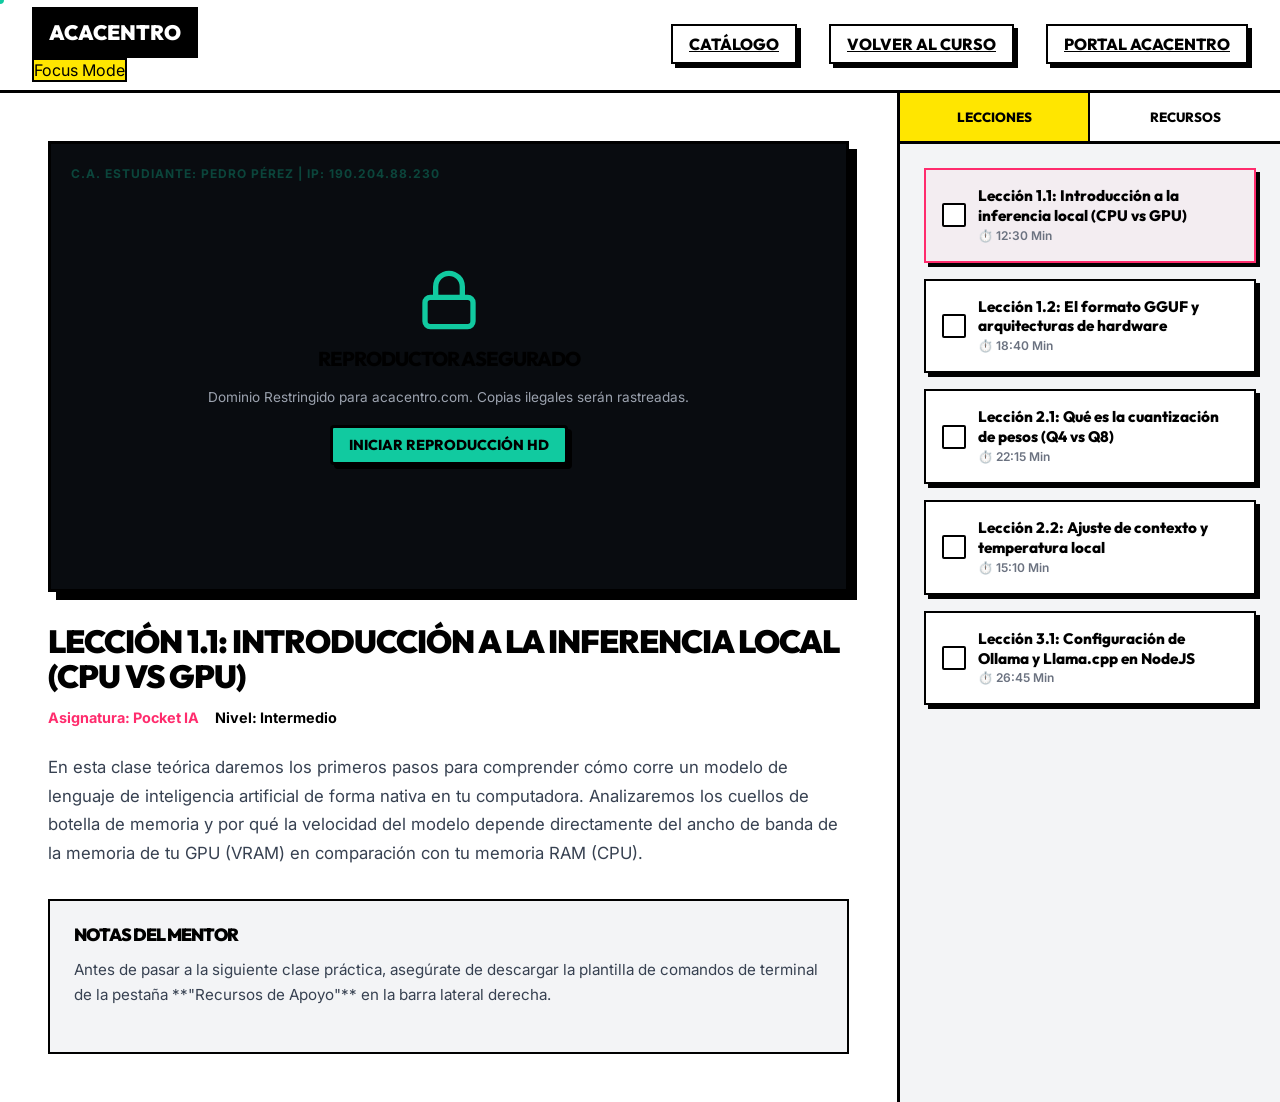
<file: classroom.html>
<!DOCTYPE html>
<html lang="es">
<head>
    <meta charset="UTF-8">
    <meta name="viewport" content="width=device-width, initial-scale=1.0">
    <title>Aula Virtual Focus | Creative Academy - ACACENTRO</title>
    
    <!-- Google Fonts: Outfit (Titulares) e Inter (Lectura) -->
    <link rel="preconnect" href="https://fonts.googleapis.com">
    <link rel="preconnect" href="https://fonts.gstatic.com" crossorigin>
    <link href="https://fonts.googleapis.com/css2?family=Inter:wght@400;500;600;700&family=Outfit:wght@600;700;800;900&display=swap" rel="stylesheet">
    
    <link rel="stylesheet" href="style.css">
</head>
<body>

    <!-- Header Estilo Brutalista -->
    <header class="academy-header">
        <div class="academy-header-container">
            <div class="brand-block">
                <a href="index.html" class="academy-logo">
                    <span class="logo-box">ACACENTRO</span>
                </a>
                <span class="lms-badge" style="background-color: var(--color-neon-yellow); color: var(--color-black); border: var(--brutalist-border-thin);">Focus Mode</span>
            </div>
            <nav class="academy-nav">
                <ul>
                    <li><a href="index.html" class="academy-nav-link">Catálogo</a></li>
                    <li><a href="index.html#pocket-ia" class="academy-nav-link">Volver al Curso</a></li>
                    <li><a href="index.html" class="academy-nav-link">Portal ACACENTRO</a></li>
                </ul>
            </nav>
        </div>
    </header>

    <!-- Main Classroom Grid -->
    <main class="classroom-layout">
        
        <!-- Left Column: Secure Video Player & Lesson Details -->
        <section class="video-lesson-side">
            <div class="classroom-player-card">
                <div class="secure-player" id="secure-player-container">
                    <!-- Dynamic Watermark anti-piracy -->
                    <div class="secure-watermark" id="player-watermark">C.A. ESTUDIANTE: PEDRO PÉREZ | IP: 190.204.88.230</div>
                    
                    <!-- Player State A: Play Action -->
                    <div class="secure-player-overlay" id="player-initial-overlay">
                        <svg width="64" height="64" viewBox="0 0 24 24" fill="none" stroke="currentColor" stroke-width="2">
                            <rect x="3" y="11" width="18" height="11" rx="2" ry="2"/>
                            <path d="M7 11V7a5 5 0 0110 0v4"/>
                        </svg>
                        <h4 class="lock-label">Reproductor Asegurado</h4>
                        <p class="lock-sub">Dominio Restringido para acacentro.com. Copias ilegales serán rastreadas.</p>
                        <button class="btn-brutalist btn-brutalist-cyan btn-sm" id="btn-start-class">
                            Iniciar Reproducción HD
                        </button>
                    </div>

                    <!-- Player State B: Playing Video Simulation -->
                    <div class="video-playing-mock" id="player-active-video" style="display: none;">
                        <div class="video-running-bars" style="color: white; font-family: var(--font-heading); font-weight: 800;">
                            <span id="playing-lesson-indicator">Reproduciendo: Lección 1.1</span>
                            <div class="visualizer-bars">
                                <!-- Dynamic CSS Bars mock -->
                                <span class="vbar"></span>
                                <span class="vbar"></span>
                                <span class="vbar"></span>
                            </div>
                        </div>
                        
                        <!-- Player simulation controls bar -->
                        <div class="mock-controls-bar">
                            <span>▶ Pausar</span>
                            <span>1080p HD</span>
                            <span>04:12 / 12:30</span>
                        </div>
                    </div>
                </div>
            </div>

            <!-- Active Lesson Text Descriptions -->
            <div class="classroom-lesson-text">
                <h2 id="active-classroom-title">Lección 1.1: Introducción a la inferencia local (CPU vs GPU)</h2>
                <div class="lesson-meta-bar" style="margin-bottom: 24px; font-weight: 700; font-size: 0.9rem; display: flex; gap: 16px;">
                    <span style="color: var(--color-neon-magenta);">Asignatura: Pocket IA</span>
                    <span>Nivel: Intermedio</span>
                </div>
                <p id="active-classroom-desc">
                    En esta clase teórica daremos los primeros pasos para comprender cómo corre un modelo de lenguaje de inteligencia artificial de forma nativa en tu computadora. Analizaremos los cuellos de botella de memoria y por qué la velocidad del modelo depende directamente del ancho de banda de la memoria de tu GPU (VRAM) en comparación con tu memoria RAM (CPU).
                </p>
                <div class="teacher-notes-brutalist" style="border: var(--brutalist-border-thin); background-color: var(--color-bg-gray); padding: 24px; margin-top: 32px;">
                    <h4 style="margin-bottom: 12px; font-size: 1.1rem;">Notas del Mentor</h4>
                    <p style="font-size: 0.95rem;">Antes de pasar a la siguiente clase práctica, asegúrate de descargar la plantilla de comandos de terminal de la pestaña **"Recursos de Apoyo"** en la barra lateral derecha.</p>
                </div>
            </div>
        </section>

        <!-- Right Column: Navigation Tabs & Syllabus Checklist -->
        <aside class="playlist-resources-side">
            <div class="side-tabs-header">
                <button class="tab-btn-brutalist active-tab" id="tab-playlist-btn">Lecciones</button>
                <button class="tab-btn-brutalist" id="tab-resources-btn">Recursos</button>
            </div>
            
            <div class="tab-content-area">
                
                <!-- Tab Content 1: Playlist Checklist -->
                <div class="tab-pane-brutal" id="pane-playlist">
                    <div class="playlist-wrapper" id="classroom-playlist-container">
                        <!-- Loaded dynamically via JS -->
                    </div>
                </div>

                <!-- Tab Content 2: Support Downloads -->
                <div class="tab-pane-brutal" id="pane-resources" style="display: none;">
                    <div class="resources-tab-list">
                        
                        <div class="resource-download-item">
                            <div class="resource-meta-info">
                                <span class="resource-title">Comandos de Terminal GGUF</span>
                                <span class="resource-filetype">📁 TEXT / SHELL (.TXT)</span>
                            </div>
                            <a href="#descargar-comandos" class="btn-brutalist btn-brutalist-cyan btn-sm btn-resource-download" data-filename="comandos_gguf_ollama.txt">Descargar</a>
                        </div>

                        <div class="resource-download-item">
                            <div class="resource-meta-info">
                                <span class="resource-title">Plantilla API Express</span>
                                <span class="resource-filetype">📦 NODEJS CODE (.ZIP)</span>
                            </div>
                            <a href="#descargar-api" class="btn-brutalist btn-brutalist-cyan btn-sm btn-resource-download" data-filename="template_express_ia.zip">Descargar</a>
                        </div>

                        <div class="resource-download-item">
                            <div class="resource-meta-info">
                                <span class="resource-title">Diseño de Chatbot UI</span>
                                <span class="resource-filetype">🎨 FIGMA TEMPLATE (.FIG)</span>
                            </div>
                            <a href="#descargar-figma" class="btn-brutalist btn-brutalist-cyan btn-sm btn-resource-download" data-filename="chatbot_brutalist_figma.fig">Descargar</a>
                        </div>

                    </div>
                </div>

            </div>
        </aside>

    </main>

    <!-- Floating Toast Alert -->
    <div class="toast-brutal" id="classroom-toast" style="display: none;">
        Mensaje del aula
    </div>

    <script src="app.js"></script>
</body>
</html>
</file>
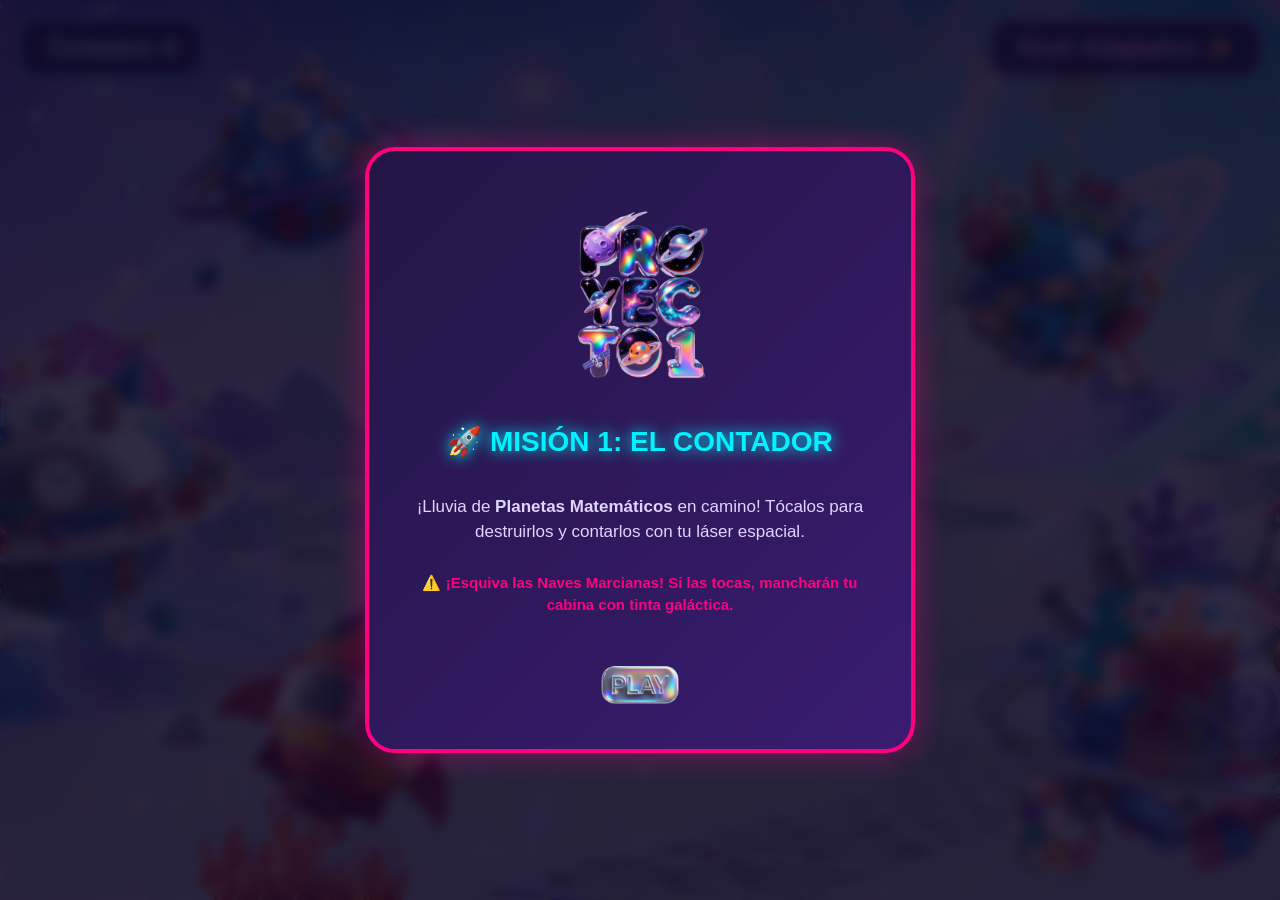
<file: mision1.html>
<!DOCTYPE html>
<html lang="es">
<head>
    <meta charset="UTF-8">
    <meta name="viewport" content="width=device-width, initial-scale=1.0, maximum-scale=1.0, user-scalable=no">
    <title>Misión 1: El Contador de Meteoritos</title>
    <style>
        * { box-sizing: border-box; user-select: none; -webkit-user-select: none; }
        body, html { margin: 0; padding: 0; width: 100%; height: 100%; overflow: hidden; background-color: #0b091a; font-family: 'Arial Rounded MT Bold', sans-serif; }
        
        /* Fondo espacial con la textura real provista */
        #game-container { 
            position: relative; 
            width: 100%; 
            height: 100%; 
            background: url('assets/videojuego/Fondo de pantalla JUEGO.png') no-repeat center center;
            background-size: cover;
            overflow: hidden; 
        }
        
        /* Interfaz de la Cabina */
        #ui-layer { position: absolute; top: 0; left: 0; width: 100%; height: 100%; pointer-events: none; display: flex; flex-direction: column; justify-content: space-between; padding: 20px; }
        .hud-panel { background: rgba(13, 8, 38, 0.75); border: 2px solid rgba(0, 242, 254, 0.6); backdrop-filter: blur(5px); border-radius: 20px; padding: 12px 25px; color: #fff; font-size: 24px; text-shadow: 0 0 10px #00f2fe; pointer-events: auto; box-shadow: 0 0 15px rgba(0, 242, 254, 0.2); }
        
        /* Pantallas de Estado */
        .screen { position: absolute; top: 0; left: 0; width: 100%; height: 100%; display: flex; flex-direction: column; align-items: center; justify-content: center; background: rgba(13, 8, 38, 0.85); backdrop-filter: blur(6px); z-index: 10; padding: 30px; text-align: center; }
        .card { background: linear-gradient(135deg, #221545 0%, #3a1c71 100%); border: 4px solid #ff007f; border-radius: 30px; padding: 30px; max-width: 550px; color: white; box-shadow: 0 0 30px rgba(255, 0, 127, 0.4); transform: scale(1); transition: transform 0.3s; display: flex; flex-direction: column; align-items: center; }
        
        h1 { margin-top: 10px; color: #00f2fe; text-shadow: 0 0 15px #00f2fe; font-size: 28px; text-transform: uppercase; }
        p { font-size: 17px; line-height: 1.5; color: #e0d5ff; margin-bottom: 12px; }
        
        /* Botón de Play usando la textura oficial play.png */
        .btn-space-play {
            margin-top: 20px; 
            background: url('assets/videojuego/play.png') no-repeat center center;
            background-size: contain;
            border: none; 
            width: 210px;
            height: 70px;
            cursor: pointer; 
            transition: transform 0.15s ease;
            outline: none;
        }
        .btn-space-play:active { transform: scale(0.92); }

        /* Botón Estándar de Volver */
        .btn-space-back {
            margin-top: 20px; 
            background: linear-gradient(to bottom, #00f2fe, #4facfe); 
            border: none; 
            border-radius: 15px; 
            padding: 12px 35px; 
            font-size: 20px; 
            font-weight: bold; 
            color: #0d0826; 
            cursor: pointer; 
            box-shadow: 0 5px 15px rgba(0, 242, 254, 0.4); 
            text-transform: uppercase; 
            transition: all 0.2s;
        }
        .btn-space-back:active { transform: scale(0.95); }
        
        canvas { display: block; width: 100%; height: 100%; }
        
        /* Efecto mancha de Alien */
        #ink-splat { position: absolute; top: 0; left: 0; width: 100%; height: 100%; background: radial-gradient(circle, rgba(147,51,234,0.85) 0%, rgba(0,0,0,0) 65%); opacity: 0; pointer-events: none; transition: opacity 0.3s; z-index: 5; }
    </style>
</head>
<body>

<div id="game-container">
    <div id="ink-splat"></div>
    <canvas id="spaceCanvas"></canvas>

    <div id="ui-layer">
        <div style="display: flex; justify-content: space-between; width: 100%;">
            <div class="hud-panel" id="score-board">Contados: 0</div>
            <div class="hud-panel" id="ia-status" style="border-color: #ff007f; text-shadow: 0 0 10px #ff007f;">Nivel: Adaptativo ✨</div>
        </div>
    </div>

    <!-- PANTALLA INTRO -->
    <div id="intro-screen" class="screen">
        <div class="card">
            <!-- Logo oficial del proyecto -->
            <img src="assets/videojuego/Proyecto 1.png" style="width: 150px; height: auto; margin-bottom: 10px;" alt="Proyecto 1">
            <h1>🚀 Misión 1: El Contador</h1>
            <p>¡Lluvia de <b>Planetas Matemáticos</b> en camino! Tócalos para destruirlos y contarlos con tu láser espacial.</p>
            <p style="color: #ff007f; font-size: 15px; font-weight: bold;">⚠️ ¡Esquiva las Naves Marcianas! Si las tocas, mancharán tu cabina con tinta galáctica.</p>
            <button class="btn-space-play" onclick="startMission()" aria-label="Despegar"></button>
        </div>
    </div>

    <!-- PANTALLA VICTORIA -->
    <div id="victory-screen" class="screen" style="display: none;">
        <div class="card" style="border-color: #00f2fe; box-shadow: 0 0 30px rgba(0, 242, 254, 0.4);">
            <img src="assets/videojuego/Proyecto 1.png" style="width: 140px; height: auto;" alt="Proyecto 1">
            <h1>🌟 ¡MISIÓN CUMPLIDA! 🌟</h1>
            <p>Excelente precisión espacial. Los escudos de la Nave Madre se han reestablecido con tus cálculos.</p>
            <h2 id="final-count" style="color: #ffff00; font-size: 32px; text-shadow: 0 0 10px rgba(255,255,0,0.5); margin: 15px 0;">Destruidos: 0</h2>
            <button class="btn-space-back" onclick="reportBack()">Volver a la Nave Madre</button>
        </div>
    </div>
</div>

<script>
    const canvas = document.getElementById('spaceCanvas');
    const ctx = canvas.getContext('2d');
    
    // Ajustar resolución de Canvas
    function resize() {
        canvas.width = window.innerWidth;
        canvas.height = window.innerHeight;
    }
    window.addEventListener('resize', resize);
    resize();

    // 🚀 CARGAR ASSETS GRÁFICOS REALES
    const imgShipPlayer = new Image();
    imgShipPlayer.src = 'assets/videojuego/Nave Roja.png';

    const imgShipAlien = new Image();
    imgShipAlien.src = 'assets/videojuego/Nave Amarilla.png';

    const imgPlanetMath = new Image();
    imgPlanetMath.src = 'assets/videojuego/Planeta Matematicas.png';

    // 🧠 Motor de IA Adaptativa y Configuración General
    let gameState = "INTRO";
    let score = 0;
    let targetScore = 5; // Inicia en Nivel 1 (Pedir 5)
    let entities = [];
    let laserLine = null;
    let lastTime = 0;

    const IA_Engine = {
        reactionTimes: [],
        errorsCount: 0,
        currentSpeed: 1.5,
        currentSpawnRate: 0.018,
        
        analyzeAndAdjust: function(latestReactionTime) {
            this.reactionTimes.push(latestReactionTime);
            // Si el niño destruye muy rápido, la IA sube de nivel discretamente
            if(latestReactionTime < 1400 && score >= 3) {
                this.currentSpeed = 2.4;
                this.currentSpawnRate = 0.028;
                targetScore = 12; // Sube automáticamente a dificultad Nivel 2
                document.getElementById('ia-status').innerText = "Modo: Súper Piloto ⚡";
            }
        },
        registerError: function() {
            this.errorsCount++;
            // Si hay muchos errores, la IA suaviza el juego para evitar frustración
            if(this.errorsCount >= 2) {
                this.currentSpeed = 1.0;
                this.currentSpawnRate = 0.012;
                document.getElementById('ia-status').innerText = "Modo: Vuelo Seguro 🛡️";
            }
        }
    };

    // Constructor de Objetos (Meteoritos y Distractores - Estilo Space Invaders)
    class SpaceEntity {
        constructor(type) {
            this.type = type; // 'meteorito' o 'alien'
            this.radius = Math.random() * 15 + 28; // Elementos grandes para niños pequeños
            this.x = Math.random() * (canvas.width - this.radius * 2) + this.radius;
            this.y = -this.radius;
            this.speedY = IA_Engine.currentSpeed + (Math.random() * 0.4);
            this.wobbleSpeed = Math.random() * 0.02 + 0.01;
            this.wobbleRange = Math.random() * 25 + 10;
            this.wobbleAngle = 0;
            this.baseX = this.x;
            this.color = type === 'meteorito' ? '#00f2fe' : '#ffe600';
            this.isDead = false;
        }

        update() {
            // Movimiento estilo Space Invaders: Descenso con vaivén horizontal
            this.y += this.speedY;
            this.wobbleAngle += this.wobbleSpeed;
            this.x = this.baseX + Math.sin(this.wobbleAngle) * this.wobbleRange;
            
            if (this.y > canvas.height + this.radius) {
                this.isDead = true;
            }
        }

        draw() {
            ctx.save();
            ctx.shadowBlur = 15;
            ctx.shadowColor = this.color;

            if(this.type === 'meteorito') {
                // Renderizar el Planeta Matemáticas Real si cargó correctamente
                if (imgPlanetMath.complete && imgPlanetMath.naturalWidth !== 0) {
                    ctx.drawImage(imgPlanetMath, this.x - this.radius, this.y - this.radius, this.radius * 2, this.radius * 2);
                } else {
                    // Fallback visual brutalista facetado
                    ctx.fillStyle = '#1e293b';
                    ctx.strokeStyle = this.color;
                    ctx.lineWidth = 3;
                    ctx.beginPath();
                    ctx.arc(this.x, this.y, this.radius, 0, Math.PI * 2);
                    ctx.fill();
                    ctx.stroke();
                }
            } else {
                // Renderizar la Nave Amarilla Real si cargó correctamente
                if (imgShipAlien.complete && imgShipAlien.naturalWidth !== 0) {
                    ctx.drawImage(imgShipAlien, this.x - this.radius, this.y - this.radius, this.radius * 2, this.radius * 2);
                } else {
                    // Fallback marciano
                    ctx.fillStyle = this.color;
                    ctx.beginPath();
                    ctx.arc(this.x, this.y, this.radius * 0.8, 0, Math.PI * 2);
                    ctx.fill();
                }
            }
            ctx.restore();
        }
    }

    // Dibujar la Nave Roja abajo
    function drawPlayerShip() {
        ctx.save();
        let nX = canvas.width / 2;
        let nY = canvas.height - 75;

        // Fuego del propulsor (Animado dinámicamente)
        let fireHeight = 35 + Math.random() * 15;
        let gradFire = ctx.createLinearGradient(nX, nY + 45, nX, nY + 45 + fireHeight);
        gradFire.addColorStop(0, '#ffcc00');
        gradFire.addColorStop(0.5, '#ff3300');
        gradFire.addColorStop(1, 'rgba(255,0,0,0)');
        ctx.fillStyle = gradFire;
        ctx.beginPath();
        ctx.moveTo(nX - 16, nY + 38);
        ctx.quadraticCurveTo(nX, nY + 45 + fireHeight, nX + 16, nY + 38);
        ctx.closePath();
        ctx.fill();

        // Renderizar Nave Roja Real
        const shipSize = 90;
        if (imgShipPlayer.complete && imgShipPlayer.naturalWidth !== 0) {
            ctx.drawImage(imgShipPlayer, nX - shipSize/2, nY - shipSize/2, shipSize, shipSize);
        } else {
            // Fallback de cohete rojo
            ctx.fillStyle = '#d63031';
            ctx.strokeStyle = '#ffeaa7';
            ctx.lineWidth = 3;
            ctx.beginPath();
            ctx.moveTo(nX, nY - 45);
            ctx.lineTo(nX + 25, nY + 35);
            ctx.lineTo(nX - 25, nY + 35);
            ctx.closePath();
            ctx.fill();
            ctx.stroke();
        }

        ctx.restore();
    }

    // Control de Interacción táctil o clic
    window.addEventListener('pointerdown', function(e) {
        if(gameState !== "GAMEPLAY") return;

        let rect = canvas.getBoundingClientRect();
        let clickX = e.clientX - rect.left;
        let clickY = e.clientY - rect.top;
        
        // Registrar disparo láser
        laserLine = { fromX: canvas.width / 2, fromY: canvas.height - 110, toX: clickX, toY: clickY, alpha: 1 };
        playLaserSound(); 

        let hitSomething = false;

        for (let entity of entities) {
            let dist = Math.hypot(entity.x - clickX, entity.y - clickY);
            if (dist < entity.radius + 18) { // Margen amplio para niños
                hitSomething = true;
                entity.isDead = true;

                if (entity.type === 'meteorito') {
                    score++;
                    document.getElementById('score-board').innerText = "Contados: " + score;
                    playCountSound(score);
                    
                    let reactionTime = performance.now() - lastTime;
                    IA_Engine.analyzeAndAdjust(reactionTime);
                    lastTime = performance.now();

                    if (score >= targetScore) {
                        endMission();
                    }
                } else if (entity.type === 'alien') {
                    // Mancha de tinta galáctica
                    IA_Engine.registerError();
                    triggerInkEffect();
                }
                break;
            }
        }
    });

    function triggerInkEffect() {
        const ink = document.getElementById('ink-splat');
        ink.style.opacity = '1';
        setTimeout(() => { ink.style.opacity = '0'; }, 2000);
    }

    // Sonidos sintéticos Web Audio API
    let audioCtx = null;
    function initAudio() { if(!audioCtx) audioCtx = new (window.AudioContext || window.webkitAudioContext)(); }

    function playLaserSound() {
        initAudio(); if(!audioCtx) return;
        let osc = audioCtx.createOscillator();
        let gain = audioCtx.createGain();
        osc.type = 'sawtooth';
        osc.frequency.setValueAtTime(900, audioCtx.currentTime);
        osc.frequency.exponentialRampToValueAtTime(120, audioCtx.currentTime + 0.18);
        gain.gain.setValueAtTime(0.08, audioCtx.currentTime);
        gain.gain.linearRampToValueAtTime(0, audioCtx.currentTime + 0.18);
        osc.connect(gain); gain.connect(audioCtx.destination);
        osc.start(); osc.stop(audioCtx.currentTime + 0.18);
    }

    function playCountSound(number) {
        initAudio(); if(!audioCtx) return;
        let osc = audioCtx.createOscillator();
        let gain = audioCtx.createGain();
        osc.type = 'sine';
        osc.frequency.setValueAtTime(260 + (number * 35), audioCtx.currentTime);
        gain.gain.setValueAtTime(0.18, audioCtx.currentTime);
        gain.gain.linearRampToValueAtTime(0, audioCtx.currentTime + 0.32);
        osc.connect(gain); gain.connect(audioCtx.destination);
        osc.start(); osc.stop(audioCtx.currentTime + 0.32);
    }

    // Ciclo del motor de Render y Animación
    function loop() {
        ctx.clearRect(0, 0, canvas.width, canvas.height);

        if (gameState === "GAMEPLAY") {
            // Generación controlada por el ritmo adaptativo de la IA
            if (Math.random() < IA_Engine.currentSpawnRate) {
                let type = Math.random() > 0.30 ? 'meteorito' : 'alien'; // 30% marciano
                entities.push(new SpaceEntity(type));
            }

            // Actualizar y dibujar entidades
            entities.forEach(entity => {
                entity.update();
                entity.draw();
            });
            entities = entities.filter(entity => !entity.isDead);

            // Dibujar el rayo láser
            if (laserLine) {
                ctx.save();
                ctx.strokeStyle = '#ff007f';
                ctx.lineWidth = 6 * laserLine.alpha;
                ctx.shadowBlur = 12;
                ctx.shadowColor = '#ff007f';
                ctx.beginPath();
                ctx.moveTo(laserLine.fromX, laserLine.fromY);
                ctx.lineTo(laserLine.toX, laserLine.toY);
                ctx.stroke();
                ctx.restore();
                
                laserLine.alpha -= 0.08;
                if (laserLine.alpha <= 0) laserLine = null;
            }

            drawPlayerShip();
        }

        requestAnimationFrame(loop);
    }

    // Transición de Pantallas
    function startMission() {
        initAudio();
        score = 0;
        entities = [];
        document.getElementById('score-board').innerText = "Contados: 0";
        document.getElementById('intro-screen').style.display = 'none';
        gameState = "GAMEPLAY";
        lastTime = performance.now();
    }

    function endMission() {
        gameState = "VICTORY";
        document.getElementById('final-count').innerText = "¡Contaste " + score + " planetas!";
        document.getElementById('victory-screen').style.display = 'flex';
    }

    function reportBack() {
        if (window.parent) {
            window.parent.postMessage({
                status: 'success',
                gameId: 'math_01',
                finalScore: score,
                difficultyReached: targetScore === 12 ? 2 : 1
            }, '*');
        }
        alert("¡Misión completada! Datos reportados con éxito a la cabina principal.");
        document.getElementById('victory-screen').style.display = 'none';
        document.getElementById('intro-screen').style.display = 'flex';
        gameState = "INTRO";
    }

    // Iniciar loop
    loop();
</script>
</body>
</html>
</file>
<file: style.css>
/* ==========================================================================
   ACACENTRO CREATIVE ACADEMY - Estilos Brutalistas y Cyberpunk Tropical
   ========================================================================== */

:root {
    --font-heading: 'Outfit', sans-serif;
    --font-body: 'Inter', sans-serif;

    /* Colores Brutalistas */
    --color-white: #FFFFFF;
    --color-black: #000000;
    --color-bg-gray: #F3F4F6;
    
    /* Acentos Neón Tropical (Cyberpunk) */
    --color-neon-cyan: #11CAA0;      /* Menta Tecnológico */
    --color-neon-magenta: #FF2C6D;   /* Rosa Neón */
    --color-neon-blue: #005088;      /* Azul Profundo Eléctrico */
    --color-neon-yellow: #FFE600;    /* Amarillo Neón */

    /* Bordes y Sombras Duras (Flat Shadows) */
    --brutalist-border-thick: 3px solid #000000;
    --brutalist-border-thin: 2px solid #000000;
    --brutalist-shadow-sm: 4px 4px 0px #000000;
    --brutalist-shadow-md: 8px 8px 0px #000000;
    --brutalist-shadow-lg: 12px 12px 0px #000000;
    --brutalist-shadow-hover: 12px 12px 0px #000000;
    --brutalist-shadow-cyan: 8px 8px 0px var(--color-neon-cyan);
    --brutalist-shadow-magenta: 8px 8px 0px var(--color-neon-magenta);
    
    --radius-brutalist: 4px;
    --transition-brutal: all 0.15s steps(3, end); /* Transición discreta estilo retro */
    --transition-smooth: all 0.3s cubic-bezier(0.16, 1, 0.3, 1);
}

/* 1. Base Reset */
*, *::before, *::after {
    box-sizing: border-box;
    margin: 0;
    padding: 0;
}

html {
    scroll-behavior: smooth;
    background-color: var(--color-white);
}

body {
    font-family: var(--font-body);
    color: var(--color-black);
    background-color: var(--color-white);
    line-height: 1.6;
    overflow-x: hidden;
    /* Retícula de fondo sutil brutalista */
    background-image: radial-gradient(rgba(0, 0, 0, 0.08) 1.5px, transparent 1.5px);
    background-size: 32px 32px;
}

.container {
    width: 100%;
    max-width: 1300px;
    margin: 0 auto;
    padding: 0 32px;
}

h1, h2, h3, h4, h5, h6 {
    font-family: var(--font-heading);
    font-weight: 900;
    text-transform: uppercase;
    letter-spacing: -1px;
    line-height: 1.1;
    color: var(--color-black);
}

p {
    font-size: 1.05rem;
    line-height: 1.7;
}

/* 2. Botones Brutalistas */
.btn-brutalist {
    display: inline-flex;
    align-items: center;
    justify-content: center;
    padding: 16px 32px;
    font-family: var(--font-heading);
    font-weight: 800;
    font-size: 1.15rem;
    text-transform: uppercase;
    text-decoration: none;
    color: var(--color-black);
    border: var(--brutalist-border-thick);
    border-radius: var(--radius-brutalist);
    box-shadow: var(--brutalist-shadow-md);
    cursor: pointer;
    transition: var(--transition-brutal);
    gap: 8px;
}

.btn-brutalist:hover:not(:disabled) {
    transform: translate(-4px, -4px);
    box-shadow: var(--brutalist-shadow-lg);
}

.btn-brutalist:active:not(:disabled) {
    transform: translate(2px, 2px);
    box-shadow: var(--brutalist-shadow-sm);
}

.btn-brutalist-cyan {
    background-color: var(--color-neon-cyan);
}

.btn-brutalist-magenta {
    background-color: var(--color-neon-magenta);
    color: var(--color-white);
}

.btn-brutalist-white {
    background-color: var(--color-white);
}

.btn-brutalist-disabled {
    background-color: var(--color-bg-gray);
    color: #9CA3AF;
    border-color: #9CA3AF;
    box-shadow: 4px 4px 0px #9CA3AF;
    cursor: not-allowed;
}

.btn-block {
    display: flex;
    width: 100%;
}

.btn-sm {
    padding: 8px 16px;
    font-size: 0.9rem;
    box-shadow: var(--brutalist-shadow-sm);
}

.btn-sm:hover {
    box-shadow: var(--brutalist-shadow-md);
}

/* 3. Header Brutalista */
.academy-header {
    background-color: var(--color-white);
    border-bottom: var(--brutalist-border-thick);
    position: sticky;
    top: 0;
    z-index: 100;
}

.academy-header-container {
    max-width: 1400px;
    margin: 0 auto;
    height: 90px;
    display: flex;
    justify-content: space-between;
    align-items: center;
    padding: 0 32px;
}

.academy-logo {
    display: flex;
    align-items: center;
    gap: 12px;
    text-decoration: none;
}

.logo-box {
    background-color: var(--color-black);
    color: var(--color-white);
    padding: 6px 14px;
    font-family: var(--font-heading);
    font-weight: 900;
    font-size: 1.3rem;
    border: var(--brutalist-border-thick);
}

.logo-text {
    font-family: var(--font-heading);
    font-weight: 900;
    font-size: 1.3rem;
    color: var(--color-black);
    letter-spacing: -0.5px;
}

.academy-nav ul {
    list-style: none;
    display: flex;
    align-items: center;
    gap: 32px;
}

.academy-nav-link {
    font-family: var(--font-heading);
    font-weight: 800;
    font-size: 1rem;
    text-transform: uppercase;
    color: var(--color-black);
    padding: 8px 16px;
    border: var(--brutalist-border-thin);
    box-shadow: var(--brutalist-shadow-sm);
    background-color: var(--color-white);
}

.academy-nav-link:hover {
    background-color: var(--color-neon-cyan);
    transform: translateY(-2px);
    box-shadow: var(--brutalist-shadow-md);
}

.academy-nav-link.active-link {
    background-color: var(--color-neon-magenta);
    color: var(--color-white);
}

.btn-classroom-nav {
    background-color: var(--color-neon-yellow);
}

/* 4. Hero Section */
.academy-hero {
    padding: 100px 0;
    border-bottom: var(--brutalist-border-thick);
    background-color: var(--color-white);
}

.hero-brutalist {
    max-width: 900px;
    display: flex;
    flex-direction: column;
    align-items: flex-start;
}

.academy-tagline {
    background-color: var(--color-neon-yellow);
    border: var(--brutalist-border-thin);
    padding: 6px 16px;
    font-family: var(--font-heading);
    font-weight: 800;
    font-size: 0.9rem;
    text-transform: uppercase;
    margin-bottom: 24px;
    box-shadow: var(--brutalist-shadow-sm);
}

.huge-brutalist-title {
    font-size: 6.5rem;
    line-height: 0.95;
    margin-bottom: 32px;
}

.accent-magenta {
    color: var(--color-neon-magenta);
    text-shadow: 4px 4px 0px var(--color-black);
}

.brutalist-lead {
    font-size: 1.35rem;
    font-weight: 500;
    max-width: 750px;
    margin-bottom: 48px;
    color: #374151;
}

.hero-actions-brutalist {
    display: flex;
    gap: 20px;
}

/* 5. Catálogo de Cursos (Grid 3D) */
.catalog-section {
    padding: 120px 0;
    border-bottom: var(--brutalist-border-thick);
    background-color: var(--color-bg-gray);
}

.brutalist-section-title {
    font-size: 3rem;
    margin-bottom: 64px;
    position: relative;
    display: inline-block;
}

.brutalist-section-title::after {
    content: '';
    position: absolute;
    bottom: -10px;
    left: 0;
    width: 100%;
    height: 8px;
    background-color: var(--color-neon-cyan);
    border: var(--brutalist-border-thin);
}

.courses-grid-3d {
    display: grid;
    grid-template-columns: repeat(3, 1fr);
    gap: 48px;
}

.course-card-3d {
    background-color: var(--color-white);
    border: var(--brutalist-border-thick);
    box-shadow: var(--brutalist-shadow-md);
    border-radius: var(--radius-brutalist);
    overflow: hidden;
    display: flex;
    flex-direction: column;
    transition: var(--transition-brutal);
}

.course-card-3d:hover {
    transform: translate(-6px, -6px);
    box-shadow: var(--brutalist-shadow-lg);
}

.card-featured {
    border-color: var(--color-black);
}

.card-image-wrap {
    height: 240px;
    position: relative;
    border-bottom: var(--brutalist-border-thick);
    background-color: var(--color-bg-gray);
    overflow: hidden;
}

.card-featured-img {
    width: 100%;
    height: 100%;
    object-fit: cover;
    transition: var(--transition-smooth);
}

.course-card-3d:hover .card-featured-img {
    transform: scale(1.05) rotate(1deg);
}

.course-tag {
    position: absolute;
    top: 16px;
    left: 16px;
    border: var(--brutalist-border-thin);
    padding: 4px 12px;
    font-family: var(--font-heading);
    font-weight: 800;
    font-size: 0.8rem;
    text-transform: uppercase;
}

.tag-featured {
    background-color: var(--color-neon-yellow);
}

.tag-coming {
    background-color: var(--color-black);
    color: var(--color-white);
}

/* Static mesh backgrounds for coming soon */
.placeholder-graphic {
    width: 100%;
    height: 100%;
    display: flex;
    align-items: center;
    justify-content: center;
    font-family: var(--font-heading);
    font-weight: 900;
    font-size: 2rem;
    color: var(--color-black);
}

.bg-cyan-mesh {
    background: linear-gradient(135deg, var(--color-neon-cyan), #ffffff);
}

.bg-magenta-mesh {
    background: linear-gradient(135deg, var(--color-neon-magenta), #ffffff);
}

.card-body-brutalist {
    padding: 32px;
    display: flex;
    flex-direction: column;
    flex-grow: 1;
}

.course-title-brutalist {
    font-size: 1.75rem;
    margin-bottom: 8px;
}

.course-subtitle-brutalist {
    font-weight: 700;
    color: var(--color-neon-blue);
    font-size: 0.95rem;
    margin-bottom: 16px;
    text-transform: uppercase;
}

.course-desc-brutalist {
    font-size: 0.95rem;
    color: #4B5563;
    margin-bottom: 24px;
}

.card-meta-brutalist {
    display: flex;
    gap: 16px;
    margin-bottom: 24px;
    margin-top: auto;
}

.meta-item {
    font-size: 0.85rem;
    font-weight: 700;
    border: var(--brutalist-border-thin);
    padding: 4px 10px;
    background-color: var(--color-bg-gray);
    border-radius: var(--radius-brutalist);
}

/* 6. Flagship Product Page (Pocket IA) */
.flagship-product-page {
    padding: 120px 0;
    background-color: var(--color-white);
    border-bottom: var(--brutalist-border-thick);
}

.product-landing-grid {
    display: grid;
    grid-template-columns: 1.15fr 0.85fr;
    gap: 64px;
}

.course-brand-tag {
    font-family: var(--font-heading);
    font-weight: 900;
    font-size: 0.85rem;
    color: var(--color-neon-magenta);
    text-transform: uppercase;
    letter-spacing: 2px;
    margin-bottom: 8px;
    display: block;
}

.product-main-title {
    font-size: 3.5rem;
    margin-bottom: 24px;
}

.product-pitch {
    font-size: 1.15rem;
    color: #374151;
    margin-bottom: 48px;
}

/* Safe Video container */
.video-trailer-wrapper {
    margin-bottom: 56px;
}

.video-trailer-wrapper h3, .syllabus-brutalist-wrapper h3 {
    font-size: 1.75rem;
    margin-bottom: 24px;
    border-left: 6px solid var(--color-neon-cyan);
    padding-left: 16px;
}

.video-container-brutalist {
    border: var(--brutalist-border-thick);
    box-shadow: var(--brutalist-shadow-md);
    background-color: var(--color-black);
    aspect-ratio: 16/9;
    border-radius: var(--radius-brutalist);
    overflow: hidden;
}

.video-mockup-player {
    width: 100%;
    height: 100%;
    position: relative;
    /* Static preview background representing video */
    background: linear-gradient(180deg, rgba(0,0,0,0.6) 0%, rgba(0,0,0,0.9) 100%), url('assets/pocket-ia.png');
    background-size: cover;
    background-position: center;
}

.player-overlay {
    position: absolute;
    top: 0;
    left: 0;
    width: 100%;
    height: 100%;
    display: flex;
    flex-direction: column;
    justify-content: center;
    align-items: center;
    z-index: 10;
}

.play-btn-brutalist {
    width: 80px;
    height: 80px;
    border-radius: 50%;
    border: var(--brutalist-border-thick);
    background-color: var(--color-neon-yellow);
    display: flex;
    align-items: center;
    justify-content: center;
    cursor: pointer;
    box-shadow: var(--brutalist-shadow-sm);
    transition: var(--transition-brutal);
}

.play-btn-brutalist:hover {
    transform: scale(1.1);
    box-shadow: var(--brutalist-shadow-md);
}

.play-btn-brutalist svg {
    margin-left: 4px;
}

.trailer-duration {
    margin-top: 16px;
    color: var(--color-white);
    font-family: var(--font-heading);
    font-weight: 700;
    font-size: 0.95rem;
    background-color: var(--color-black);
    padding: 4px 12px;
    border: var(--brutalist-border-thin);
}

.video-playing-state {
    width: 100%;
    height: 100%;
    background-color: #0c0f16;
    display: flex;
    justify-content: center;
    align-items: center;
    color: white;
}

.video-running-bars {
    display: flex;
    flex-direction: column;
    align-items: center;
    gap: 16px;
}

/* Accordion Temario */
.syllabus-intro-text {
    font-size: 0.95rem;
    color: #555;
    margin-bottom: 24px;
}

.accordion-container {
    display: flex;
    flex-direction: column;
    gap: 16px;
}

.accordion-item {
    border: var(--brutalist-border-thick);
    background-color: var(--color-white);
    box-shadow: var(--brutalist-shadow-sm);
}

.accordion-header {
    width: 100%;
    display: flex;
    justify-content: space-between;
    align-items: center;
    padding: 20px 24px;
    background: none;
    border: none;
    cursor: pointer;
    text-align: left;
}

.module-number {
    font-family: var(--font-heading);
    font-weight: 900;
    font-size: 0.85rem;
    background-color: var(--color-black);
    color: var(--color-white);
    padding: 2px 8px;
    margin-right: 12px;
}

.module-title {
    font-family: var(--font-heading);
    font-weight: 800;
    font-size: 1.15rem;
    color: var(--color-black);
    flex-grow: 1;
}

.accordion-icon {
    font-size: 1.4rem;
    font-weight: 700;
}

.accordion-body {
    display: none;
    padding: 0 24px 24px 24px;
    border-top: 2px solid var(--color-black);
    background-color: var(--color-bg-gray);
}

.accordion-body ul {
    list-style: none;
    padding-top: 16px;
}

.accordion-body ul li {
    font-size: 0.95rem;
    font-weight: 500;
    padding: 8px 0;
    border-bottom: 1px dashed rgba(0, 0, 0, 0.1);
    display: flex;
    align-items: center;
    gap: 10px;
}

.accordion-body ul li::before {
    content: '▪';
    color: var(--color-neon-magenta);
}

/* Right Side Box: Mockup & Purchase details */
.sticky-product-box {
    position: sticky;
    top: 130px;
}

.visual-card-ia {
    border: var(--brutalist-border-thick);
    box-shadow: var(--brutalist-shadow-md);
    background-color: var(--color-white);
    padding: 24px;
    margin-bottom: 32px;
    border-radius: var(--radius-brutalist);
    display: flex;
    justify-content: center;
    align-items: center;
    /* Glow */
    background: radial-gradient(circle, rgba(17,202,160,0.15) 0%, rgba(255,255,255,1) 70%);
}

.visual-ia-img {
    width: 100%;
    height: auto;
    filter: drop-shadow(4px 8px 16px rgba(0,0,0,0.15));
}

.enroll-box-brutalist {
    border: var(--brutalist-border-thick);
    box-shadow: var(--brutalist-shadow-md);
    background-color: var(--color-white);
    padding: 40px;
    border-radius: var(--radius-brutalist);
}

.price-block-brutalist {
    border-bottom: var(--brutalist-border-thick);
    padding-bottom: 24px;
    margin-bottom: 24px;
    display: flex;
    flex-direction: column;
}

.price-label {
    font-family: var(--font-heading);
    font-weight: 800;
    font-size: 0.9rem;
    text-transform: uppercase;
    color: var(--color-neon-magenta);
}

.price-value {
    font-family: var(--font-heading);
    font-weight: 900;
    font-size: 3rem;
    line-height: 1;
    margin: 4px 0;
}

.price-badge {
    align-self: flex-start;
    font-size: 0.75rem;
    font-weight: 700;
    text-transform: uppercase;
    background-color: var(--color-black);
    color: var(--color-white);
    padding: 2px 10px;
}

.enroll-benefits-list {
    list-style: none;
    margin-bottom: 32px;
}

.enroll-benefits-list li {
    font-size: 0.95rem;
    font-weight: 600;
    margin-bottom: 12px;
    display: flex;
    align-items: center;
    gap: 10px;
}

.btn-massive-cta {
    width: 100%;
    background-color: var(--color-neon-cyan);
    font-size: 1.25rem;
}

/* 7. Aula Virtual Focus Mode (classroom.html) */
.classroom-layout {
    display: grid;
    grid-template-columns: 1fr 380px;
    min-height: calc(100vh - 90px);
    background-color: var(--color-white);
}

.video-lesson-side {
    padding: 48px;
    border-right: var(--brutalist-border-thick);
    overflow-y: auto;
}

.classroom-player-card {
    border: var(--brutalist-border-thick);
    box-shadow: var(--brutalist-shadow-md);
    background-color: var(--color-black);
    aspect-ratio: 16/9;
    margin-bottom: 32px;
    overflow: hidden;
    position: relative;
}

/* Fake Secure Player View */
.secure-player {
    width: 100%;
    height: 100%;
    display: flex;
    flex-direction: column;
    justify-content: center;
    align-items: center;
    background: #090c10;
    color: white;
    position: relative;
}

.secure-watermark {
    position: absolute;
    top: 20px;
    left: 20px;
    font-size: 0.75rem;
    opacity: 0.3;
    font-weight: 700;
    letter-spacing: 1px;
    pointer-events: none;
    color: var(--color-neon-cyan);
}

.secure-player-overlay {
    display: flex;
    flex-direction: column;
    align-items: center;
    gap: 16px;
    text-align: center;
    padding: 24px;
}

.secure-player-overlay svg {
    color: var(--color-neon-cyan);
    animation: pulse-glow 2s infinite;
}

@keyframes pulse-glow {
    0% { transform: scale(1); opacity: 0.8; }
    50% { transform: scale(1.1); opacity: 1; }
    100% { transform: scale(1); opacity: 0.8; }
}

.lock-label {
    font-family: var(--font-heading);
    font-weight: 800;
    font-size: 1.25rem;
    text-transform: uppercase;
}

.lock-sub {
    font-size: 0.85rem;
    color: #9CA3AF;
}

.video-playing-mock {
    width: 100%;
    height: 100%;
    background-color: #000;
    display: flex;
    justify-content: center;
    align-items: center;
}

.mock-controls-bar {
    position: absolute;
    bottom: 0;
    left: 0;
    width: 100%;
    background: rgba(0, 0, 0, 0.8);
    height: 48px;
    display: flex;
    align-items: center;
    justify-content: space-between;
    padding: 0 16px;
    font-size: 0.85rem;
    font-family: var(--font-heading);
    font-weight: 700;
}

.classroom-lesson-text h2 {
    font-size: 2rem;
    margin-bottom: 12px;
}

.classroom-lesson-text p {
    color: #374151;
    margin-bottom: 20px;
}

/* Playlist Side Column */
.playlist-resources-side {
    background-color: var(--color-bg-gray);
    display: flex;
    flex-direction: column;
}

.side-tabs-header {
    display: grid;
    grid-template-columns: repeat(2, 1fr);
    border-bottom: var(--brutalist-border-thick);
}

.tab-btn-brutalist {
    background-color: var(--color-white);
    border: none;
    padding: 16px;
    font-family: var(--font-heading);
    font-weight: 800;
    text-transform: uppercase;
    cursor: pointer;
    transition: var(--transition-brutal);
}

.tab-btn-brutalist:first-child {
    border-right: var(--brutalist-border-thin);
}

.tab-btn-brutalist.active-tab {
    background-color: var(--color-neon-yellow);
    color: var(--color-black);
}

.tab-content-area {
    padding: 24px;
    flex-grow: 1;
    overflow-y: auto;
}

/* Playlist elements */
.playlist-wrapper {
    display: flex;
    flex-direction: column;
    gap: 16px;
}

.playlist-item-card {
    background-color: var(--color-white);
    border: var(--brutalist-border-thin);
    box-shadow: var(--brutalist-shadow-sm);
    padding: 16px;
    display: flex;
    gap: 12px;
    align-items: center;
    cursor: pointer;
    transition: var(--transition-brutal);
}

.playlist-item-card:hover {
    transform: translate(-2px, -2px);
    box-shadow: var(--brutalist-shadow-md);
}

.playlist-item-card.active-item {
    border-color: var(--color-neon-magenta);
    background-color: rgba(255, 44, 109, 0.03);
}

.check-container-brutal {
    position: relative;
    width: 24px;
    height: 24px;
    flex-shrink: 0;
}

.check-container-brutal input {
    position: absolute;
    opacity: 0;
    cursor: pointer;
    height: 0;
    width: 0;
}

.checkmark-brutal {
    position: absolute;
    top: 0;
    left: 0;
    height: 24px;
    width: 24px;
    background-color: var(--color-white);
    border: var(--brutalist-border-thin);
    border-radius: 2px;
}

.check-container-brutal input:checked ~ .checkmark-brutal {
    background-color: var(--color-neon-cyan);
}

.checkmark-brutal::after {
    content: "";
    position: absolute;
    display: none;
    left: 8px;
    top: 4px;
    width: 5px;
    height: 10px;
    border: solid black;
    border-width: 0 3px 3px 0;
    transform: rotate(45deg);
}

.check-container-brutal input:checked ~ .checkmark-brutal::after {
    display: block;
}

.playlist-item-info {
    display: flex;
    flex-direction: column;
}

.playlist-item-title {
    font-family: var(--font-heading);
    font-weight: 800;
    font-size: 0.95rem;
    line-height: 1.3;
}

.playlist-item-duration {
    font-size: 0.75rem;
    color: #6B7280;
    font-weight: 600;
}

/* Resources list tab */
.resources-tab-list {
    display: flex;
    flex-direction: column;
    gap: 16px;
}

.resource-download-item {
    background-color: var(--color-white);
    border: var(--brutalist-border-thin);
    box-shadow: var(--brutalist-shadow-sm);
    padding: 16px;
    display: flex;
    justify-content: space-between;
    align-items: center;
}

.resource-meta-info {
    display: flex;
    flex-direction: column;
}

.resource-title {
    font-family: var(--font-heading);
    font-weight: 800;
    font-size: 0.95rem;
}

.resource-filetype {
    font-size: 0.75rem;
    font-weight: 700;
    color: var(--color-neon-magenta);
}

/* 8. Checkout page (checkout.html) */
.checkout-layout {
    max-width: 900px;
    margin: 60px auto;
    padding: 0 24px;
}

.checkout-grid {
    display: grid;
    grid-template-columns: 1.15fr 0.85fr;
    gap: 48px;
}

.checkout-title-brutal {
    font-size: 2.5rem;
    margin-bottom: 12px;
}

.checkout-subtitle {
    font-size: 0.95rem;
    color: #4B5563;
    margin-bottom: 40px;
}

.checkout-card-brutalist {
    background-color: var(--color-white);
    border: var(--brutalist-border-thick);
    box-shadow: var(--brutalist-shadow-md);
    padding: 32px;
    border-radius: var(--radius-brutalist);
}

.checkout-card-brutalist h3 {
    font-size: 1.35rem;
    margin-bottom: 24px;
    border-bottom: 2px solid var(--color-black);
    padding-bottom: 12px;
}

.checkout-form-group {
    display: flex;
    flex-direction: column;
    margin-bottom: 20px;
}

.checkout-form-group label {
    font-family: var(--font-heading);
    font-weight: 800;
    font-size: 0.85rem;
    text-transform: uppercase;
    margin-bottom: 8px;
}

.checkout-form-group input {
    padding: 12px 16px;
    border: var(--brutalist-border-thin);
    border-radius: var(--radius-brutalist);
    font-size: 1rem;
    outline: none;
}

.checkout-form-group input:focus {
    border-color: var(--color-neon-magenta);
    background-color: rgba(255, 44, 109, 0.02);
}

/* Summary Card right side */
.order-summary-box {
    display: flex;
    flex-direction: column;
    gap: 24px;
}

.summary-details-card {
    background-color: var(--color-bg-gray);
    border: var(--brutalist-border-thick);
    box-shadow: var(--brutalist-shadow-sm);
    padding: 24px;
}

.summary-item-line {
    display: flex;
    justify-content: space-between;
    font-size: 0.95rem;
    font-weight: 600;
    margin-bottom: 12px;
}

.total-line {
    border-top: 2px solid var(--color-black);
    padding-top: 16px;
    font-size: 1.15rem;
    font-weight: 800;
}

/* Webhook loading screen overlay */
.webhook-overlay {
    position: fixed;
    top: 0;
    left: 0;
    width: 100%;
    height: 100%;
    background-color: rgba(255, 255, 255, 0.95);
    z-index: 1000;
    display: flex;
    justify-content: center;
    align-items: center;
}

.webhook-loading-card {
    background-color: var(--color-white);
    border: var(--brutalist-border-thick);
    box-shadow: var(--brutalist-shadow-lg);
    padding: 48px;
    text-align: center;
    max-width: 500px;
    border-radius: var(--radius-brutalist);
}

.webhook-loading-card h2 {
    font-size: 2rem;
    margin-bottom: 16px;
}

.webhook-loading-card p {
    font-size: 0.95rem;
    color: #4B5563;
    margin-bottom: 24px;
}

.webhook-spinner {
    width: 50px;
    height: 50px;
    border: 5px solid var(--color-bg-gray);
    border-top-color: var(--color-neon-magenta);
    border-radius: 50%;
    animation: rotate-spinner 0.8s linear infinite;
    margin: 0 auto;
}

@keyframes rotate-spinner {
    to { transform: rotate(360deg); }
}

.success-graphic {
    width: 60px;
    height: 60px;
    background-color: var(--color-neon-cyan);
    border: var(--brutalist-border-thin);
    border-radius: 50%;
    display: flex;
    align-items: center;
    justify-content: center;
    margin: 0 auto 24px auto;
}

/* 9. Footers */
.academy-footer {
    background-color: var(--color-white);
    border-top: var(--brutalist-border-thick);
    padding: 60px 0;
}

.footer-brutalist-grid {
    display: flex;
    justify-content: space-between;
    align-items: center;
    flex-wrap: wrap;
    gap: 24px;
}

.footer-info h3 {
    font-size: 1.5rem;
    margin-bottom: 4px;
}

.footer-tag {
    font-size: 0.8rem;
    font-weight: 700;
    background-color: var(--color-neon-cyan);
    padding: 2px 8px;
    border: var(--brutalist-border-thin);
}

.footer-info p {
    font-size: 0.9rem;
    color: #4B5563;
    margin-top: 12px;
    max-width: 400px;
}

/* Footer Social Buttons */
.footer-socials {
    display: flex;
    gap: 12px;
    flex-wrap: wrap;
    margin-top: 20px;
    margin-bottom: 8px;
}

.btn-footer-social {
    display: inline-flex;
    align-items: center;
    justify-content: center;
    padding: 8px 16px;
    font-family: var(--font-heading);
    font-weight: 800;
    font-size: 0.85rem;
    text-transform: uppercase;
    text-decoration: none;
    color: var(--color-black);
    border: var(--brutalist-border-thin);
    border-radius: var(--radius-brutalist);
    box-shadow: 3px 3px 0px var(--color-black);
    cursor: pointer;
    transition: var(--transition-brutal);
    gap: 8px;
}

.btn-footer-social svg {
    flex-shrink: 0;
    transition: transform 0.2s ease;
}

.btn-footer-social:hover {
    transform: translate(-3px, -3px);
    box-shadow: 6px 6px 0px var(--color-black);
}

.btn-footer-social:hover svg {
    transform: scale(1.15) rotate(-5deg);
}

.btn-footer-social:active {
    transform: translate(1px, 1px);
    box-shadow: 2px 2px 0px var(--color-black);
}

/* Redes individuales */
.btn-footer-whatsapp {
    background-color: var(--color-neon-cyan);
}

.btn-footer-instagram {
    background-color: var(--color-neon-magenta);
    color: var(--color-white);
}

.btn-footer-instagram:hover {
    color: var(--color-white);
}

.btn-footer-email {
    background-color: var(--color-neon-yellow);
}

.footer-copyright {
    font-size: 0.85rem;
    font-weight: 500;
}

/* 10. Responsividad Creative Academy */
@media (max-width: 1024px) {
    .huge-brutalist-title {
        font-size: 5rem;
    }
    
    .courses-grid-3d {
        grid-template-columns: repeat(2, 1fr);
        gap: 32px;
    }

    .product-landing-grid {
        grid-template-columns: 1fr;
        gap: 48px;
    }
    
    .sticky-product-box {
        position: static;
    }
    
    .classroom-layout {
        grid-template-columns: 1fr;
    }
    
    .video-lesson-side {
        border-right: none;
        border-bottom: var(--brutalist-border-thick);
    }
}

@media (max-width: 768px) {
    .academy-header-container {
        height: 80px;
        padding: 0 20px;
    }

    .academy-nav ul {
        gap: 16px;
    }

    .academy-nav-link {
        padding: 6px 12px;
        font-size: 0.85rem;
    }

    .huge-brutalist-title {
        font-size: 3.5rem;
    }

    .courses-grid-3d {
        grid-template-columns: 1fr;
        gap: 32px;
    }

    .checkout-grid {
        grid-template-columns: 1fr;
    }
}

@media (max-width: 480px) {
    .huge-brutalist-title {
        font-size: 2.85rem;
    }

    .hero-actions-brutalist {
        flex-direction: column;
        width: 100%;
    }

    .btn-brutalist {
        width: 100%;
    }
}

/* 11. Toast Alerts para Creative Academy */
.toast-brutal {
    position: fixed;
    bottom: 24px;
    right: 24px;
    background-color: var(--color-white);
    color: var(--color-black);
    border: var(--brutalist-border-thick);
    box-shadow: var(--brutalist-shadow-md);
    padding: 16px 24px;
    z-index: 2000;
    font-family: var(--font-heading);
    font-weight: 800;
    text-transform: uppercase;
    font-size: 0.95rem;
}

/* 12. Variante de botón amarillo (Bachillerato) */
.btn-brutalist-yellow {
    background-color: var(--color-neon-yellow);
    color: var(--color-black);
}

/* 13. Grid de 4 columnas para catálogo ampliado */
.courses-grid-4col {
    grid-template-columns: repeat(4, 1fr);
    gap: 32px;
}

@media (max-width: 1200px) {
    .courses-grid-4col {
        grid-template-columns: repeat(2, 1fr);
    }
}

@media (max-width: 640px) {
    .courses-grid-4col {
        grid-template-columns: 1fr;
    }
}

/* 14. Card de Bachillerato */
.card-bachillerato {
    border-color: var(--color-black);
}

.bg-bachillerato-mesh {
    background: linear-gradient(135deg, var(--color-neon-yellow), #ffffff);
    color: var(--color-black);
}

.tag-bachillerato {
    background-color: var(--color-neon-yellow);
    color: var(--color-black);
    border: var(--brutalist-border-thin);
}

/* 15. Mini menú hover de Bachillerato */
.nav-item-dropdown {
    position: relative;
    list-style: none;
}

.dropdown-arrow-icon {
    display: inline-block;
    vertical-align: middle;
    margin-left: 4px;
    transition: transform 0.2s ease;
}

.nav-item-dropdown:hover .dropdown-arrow-icon,
.nav-bachillerato-trigger[aria-expanded="true"] .dropdown-arrow-icon {
    transform: rotate(180deg);
}

.bachillerato-mini-menu {
    position: absolute;
    top: calc(100% + 10px);
    left: 50%;
    transform: translateX(-50%) translateY(-8px);
    width: 300px;
    background-color: var(--color-white);
    border: var(--brutalist-border-thick);
    box-shadow: var(--brutalist-shadow-lg);
    border-radius: var(--radius-brutalist);
    padding: 20px;
    opacity: 0;
    visibility: hidden;
    pointer-events: none;
    transition: opacity 0.18s ease, transform 0.18s ease, visibility 0.18s;
    z-index: 200;
}

.bachillerato-mini-menu.is-open {
    opacity: 1;
    visibility: visible;
    pointer-events: auto;
    transform: translateX(-50%) translateY(0);
}

.mini-menu-header {
    border-bottom: var(--brutalist-border-thin);
    padding-bottom: 12px;
    margin-bottom: 12px;
}

.mini-menu-tag {
    display: inline-block;
    background-color: var(--color-neon-yellow);
    border: var(--brutalist-border-thin);
    padding: 2px 10px;
    font-family: var(--font-heading);
    font-weight: 900;
    font-size: 0.75rem;
    text-transform: uppercase;
    margin-bottom: 6px;
}

.mini-menu-desc {
    font-size: 0.82rem;
    color: #555;
    line-height: 1.4;
    margin: 0;
}

.mini-menu-list {
    list-style: none;
    display: flex;
    flex-direction: column;
    gap: 4px;
    margin-bottom: 14px;
}

.mini-menu-item {
    display: flex;
    align-items: center;
    gap: 10px;
    padding: 8px 10px;
    font-family: var(--font-heading);
    font-weight: 800;
    font-size: 0.88rem;
    text-decoration: none;
    color: var(--color-black);
    text-transform: uppercase;
    border: 2px solid transparent;
    border-radius: var(--radius-brutalist);
    transition: background-color 0.12s ease, border-color 0.12s ease;
}

.mini-menu-item:hover {
    background-color: var(--color-bg-gray);
    border-color: var(--color-black);
}

.mini-menu-badge {
    background-color: var(--color-black);
    color: var(--color-white);
    font-family: var(--font-heading);
    font-weight: 900;
    font-size: 0.78rem;
    padding: 2px 7px;
    flex-shrink: 0;
}

.mini-menu-cta {
    display: block;
    text-align: center;
    background-color: var(--color-neon-cyan);
    border: var(--brutalist-border-thin);
    box-shadow: var(--brutalist-shadow-sm);
    padding: 10px 16px;
    font-family: var(--font-heading);
    font-weight: 800;
    font-size: 0.88rem;
    text-transform: uppercase;
    text-decoration: none;
    color: var(--color-black);
    transition: var(--transition-brutal);
}

.mini-menu-cta:hover {
    transform: translate(-2px, -2px);
    box-shadow: var(--brutalist-shadow-md);
}

/* 16. Animaciones de scroll */
.animate-on-scroll {
    opacity: 0;
    transform: translateY(28px);
    transition: opacity 0.5s ease, transform 0.5s ease;
}

.animate-on-scroll.section-visible {
    opacity: 1;
    transform: translateY(0);
}

/* 17. Estilos para bachillerato.html */
.bach-hero {
    padding: 100px 0 80px;
    border-bottom: var(--brutalist-border-thick);
    background-color: var(--color-white);
}

.bach-hero-inner {
    display: grid;
    grid-template-columns: 1fr auto;
    gap: 48px;
    align-items: center;
}

.bach-hero-tag {
    background-color: var(--color-neon-yellow);
    border: var(--brutalist-border-thin);
    box-shadow: var(--brutalist-shadow-sm);
    padding: 6px 16px;
    font-family: var(--font-heading);
    font-weight: 900;
    font-size: 0.85rem;
    text-transform: uppercase;
    display: inline-block;
    margin-bottom: 20px;
}

.bach-hero-title {
    font-size: 5rem;
    line-height: 0.95;
    margin-bottom: 24px;
}

.bach-hero-subtitle {
    font-size: 1.25rem;
    font-weight: 500;
    color: #374151;
    max-width: 580px;
    margin-bottom: 40px;
}

.bach-stats-row {
    display: flex;
    gap: 24px;
    flex-wrap: wrap;
}

.bach-stat-box {
    border: var(--brutalist-border-thick);
    box-shadow: var(--brutalist-shadow-sm);
    background-color: var(--color-white);
    padding: 16px 24px;
    text-align: center;
    min-width: 110px;
}

.bach-stat-number {
    display: block;
    font-family: var(--font-heading);
    font-weight: 900;
    font-size: 2.5rem;
    line-height: 1;
    color: var(--color-black);
}

.bach-stat-label {
    display: block;
    font-size: 0.78rem;
    font-weight: 700;
    text-transform: uppercase;
    color: #555;
    margin-top: 4px;
}

.bach-hero-visual {
    display: flex;
    flex-direction: column;
    gap: 12px;
    align-items: flex-end;
}

.bach-year-pill {
    background-color: var(--color-black);
    color: var(--color-white);
    font-family: var(--font-heading);
    font-weight: 800;
    font-size: 0.9rem;
    padding: 8px 20px;
    text-transform: uppercase;
    border-radius: var(--radius-brutalist);
    border: var(--brutalist-border-thin);
    box-shadow: 3px 3px 0 var(--color-neon-yellow);
    animation: float-pill 3s ease-in-out infinite;
}

.bach-year-pill:nth-child(2) { animation-delay: 0.4s; }
.bach-year-pill:nth-child(3) { animation-delay: 0.8s; }
.bach-year-pill:nth-child(4) { animation-delay: 1.2s; }
.bach-year-pill:nth-child(5) { animation-delay: 1.6s; }

@keyframes float-pill {
    0%, 100% { transform: translateY(0); }
    50%       { transform: translateY(-5px); }
}

/* Secciones de año */
.bach-years-section {
    padding: 100px 0;
    background-color: var(--color-bg-gray);
    border-bottom: var(--brutalist-border-thick);
}

.bach-year-block {
    display: grid;
    grid-template-columns: 200px 1fr;
    gap: 0;
    border: var(--brutalist-border-thick);
    box-shadow: var(--brutalist-shadow-md);
    background-color: var(--color-white);
    margin-bottom: 32px;
    border-radius: var(--radius-brutalist);
    overflow: hidden;
    transition: var(--transition-brutal);
}

.bach-year-block:hover {
    transform: translate(-4px, -4px);
    box-shadow: var(--brutalist-shadow-lg);
}

.bach-year-sidebar {
    background-color: var(--color-black);
    color: var(--color-white);
    padding: 40px 24px;
    display: flex;
    flex-direction: column;
    justify-content: center;
    align-items: center;
    text-align: center;
    border-right: var(--brutalist-border-thick);
}

.bach-year-number {
    font-family: var(--font-heading);
    font-weight: 900;
    font-size: 4rem;
    line-height: 1;
    color: var(--color-neon-yellow);
}

.bach-year-label {
    font-family: var(--font-heading);
    font-weight: 800;
    font-size: 0.8rem;
    text-transform: uppercase;
    color: rgba(255,255,255,0.7);
    margin-top: 4px;
}

.bach-year-content {
    padding: 32px 40px;
}

.bach-year-content h3 {
    font-size: 1.75rem;
    margin-bottom: 8px;
}

.bach-year-content p {
    font-size: 0.95rem;
    color: #4B5563;
    margin-bottom: 20px;
}

.bach-subjects-grid {
    display: grid;
    grid-template-columns: repeat(3, 1fr);
    gap: 12px;
}

.bach-subject-chip {
    background-color: var(--color-bg-gray);
    border: var(--brutalist-border-thin);
    padding: 8px 12px;
    font-family: var(--font-heading);
    font-weight: 800;
    font-size: 0.8rem;
    text-transform: uppercase;
    border-radius: var(--radius-brutalist);
    text-align: center;
}

.bach-subject-chip.chip-tech {
    background-color: rgba(17,202,160,0.15);
    border-color: var(--color-neon-cyan);
}

/* Sección de inscripción Bachillerato */
.bach-enroll-section {
    padding: 100px 0;
    background-color: var(--color-white);
    border-bottom: var(--brutalist-border-thick);
}

.bach-enroll-grid {
    display: grid;
    grid-template-columns: 1fr 1fr;
    gap: 64px;
    align-items: start;
}

.bach-enroll-info h2 {
    font-size: 3rem;
    margin-bottom: 16px;
}

.bach-enroll-info p {
    font-size: 1.05rem;
    color: #374151;
    margin-bottom: 32px;
}

.bach-requirements-list {
    list-style: none;
    display: flex;
    flex-direction: column;
    gap: 12px;
    margin-bottom: 40px;
}

.bach-requirements-list li {
    display: flex;
    align-items: flex-start;
    gap: 12px;
    font-size: 0.95rem;
    font-weight: 600;
}

.bach-requirements-list li::before {
    content: '▪';
    color: var(--color-neon-yellow);
    flex-shrink: 0;
    margin-top: 2px;
}

.bach-form-card {
    background-color: var(--color-white);
    border: var(--brutalist-border-thick);
    box-shadow: var(--brutalist-shadow-md);
    padding: 40px;
    border-radius: var(--radius-brutalist);
}

.bach-form-card h3 {
    font-size: 1.75rem;
    margin-bottom: 8px;
}

.bach-form-card .form-subtitle {
    font-size: 0.88rem;
    color: #555;
    margin-bottom: 28px;
    border-bottom: var(--brutalist-border-thin);
    padding-bottom: 16px;
}

.bach-form-group {
    display: flex;
    flex-direction: column;
    margin-bottom: 18px;
}

.bach-form-group label {
    font-family: var(--font-heading);
    font-weight: 800;
    font-size: 0.82rem;
    text-transform: uppercase;
    margin-bottom: 6px;
    color: var(--color-black);
}

.bach-form-group input,
.bach-form-group select {
    padding: 12px 14px;
    border: var(--brutalist-border-thin);
    border-radius: var(--radius-brutalist);
    font-family: var(--font-body);
    font-size: 0.95rem;
    background-color: var(--color-white);
    outline: none;
    transition: border-color 0.15s ease;
}

.bach-form-group input:focus,
.bach-form-group select:focus {
    border-color: var(--color-neon-cyan);
    box-shadow: 0 0 0 3px rgba(17,202,160,0.15);
}

/* Responsive Bachillerato */
@media (max-width: 1024px) {
    .bach-hero-inner    { grid-template-columns: 1fr; }
    .bach-hero-visual   { align-items: flex-start; flex-direction: row; flex-wrap: wrap; }
    .bach-hero-title    { font-size: 3.5rem; }
    .bach-year-block    { grid-template-columns: 1fr; }
    .bach-year-sidebar  { border-right: none; border-bottom: var(--brutalist-border-thick); padding: 24px; flex-direction: row; gap: 16px; }
    .bach-year-number   { font-size: 2.5rem; }
    .bach-enroll-grid   { grid-template-columns: 1fr; }
    .bach-subjects-grid { grid-template-columns: repeat(2, 1fr); }
}

@media (max-width: 640px) {
    .bach-hero-title    { font-size: 2.6rem; }
    .bach-stats-row     { gap: 12px; }
    .bach-subjects-grid { grid-template-columns: 1fr; }
}

/* ==========================================================================
   INTERACTIVE LOGO & POPOVER SECTION (CONÓCENOS)
   ========================================================================== */
.conocenos-interactive-grid {
    display: grid;
    grid-template-columns: 1fr 1.4fr;
    gap: 40px;
    margin-top: 30px;
    align-items: stretch;
    min-height: 480px;
}

/* 1. Left Column: The Console Trigger Area */
.logo-interactive-console {
    background-color: #0d0f12; /* Black Cyberpunk screen */
    border: var(--brutalist-border-thick);
    border-radius: var(--radius-brutalist);
    box-shadow: var(--brutalist-shadow-md);
    position: relative;
    display: flex;
    align-items: center;
    justify-content: center;
    padding: 40px;
    overflow: hidden;
    cursor: pointer;
    transition: transform 0.3s cubic-bezier(0.175, 0.885, 0.32, 1.275), box-shadow 0.3s ease;
}

.logo-interactive-console:hover,
.logo-interactive-console.console-focused {
    transform: translate(-4px, -4px);
    box-shadow: 12px 12px 0px var(--color-neon-magenta);
}

/* Radar ping rings inspired by user's target image */
.radar-ping-ring, .radar-ping-ring-outer {
    position: absolute;
    border-radius: 50%;
    border: 2px solid rgba(17, 202, 160, 0.2);
    pointer-events: none;
    top: 50%;
    left: 50%;
    transform: translate(-50%, -50%);
}

.radar-ping-ring {
    width: 260px;
    height: 260px;
    animation: radar-ping 4s infinite linear;
}

.radar-ping-ring-outer {
    width: 380px;
    height: 380px;
    animation: radar-ping 6s infinite linear;
    animation-delay: 2s;
}

@keyframes radar-ping {
    0% {
        transform: translate(-50%, -50%) scale(0.6);
        opacity: 0;
        border-color: rgba(17, 202, 160, 0.1);
    }
    10% {
        opacity: 0.8;
        border-color: var(--color-neon-cyan);
    }
    100% {
        transform: translate(-50%, -50%) scale(1.3);
        opacity: 0;
        border-color: rgba(255, 44, 109, 0.05);
    }
}

/* Background tech grid overlay */
.logo-interactive-console::before {
    content: '';
    position: absolute;
    inset: 0;
    background-image: 
        linear-gradient(rgba(17, 202, 160, 0.05) 1px, transparent 1px),
        linear-gradient(90deg, rgba(17, 202, 160, 0.05) 1px, transparent 1px);
    background-size: 20px 20px;
    background-position: center;
    pointer-events: none;
}

/* Radial Glow center */
.target-radial-glow {
    position: absolute;
    width: 180px;
    height: 180px;
    background: radial-gradient(circle, rgba(17, 202, 160, 0.15) 0%, transparent 70%);
    pointer-events: none;
    transition: background 0.3s ease;
}

.logo-interactive-console:hover .target-radial-glow,
.logo-interactive-console.console-focused .target-radial-glow {
    background: radial-gradient(circle, rgba(255, 44, 109, 0.25) 0%, transparent 70%);
}

/* Crosshair indicator brackets in console corners */
.crosshair-indicator {
    position: absolute;
    width: 16px;
    height: 16px;
    border-color: rgba(17, 202, 160, 0.4);
    border-style: solid;
    pointer-events: none;
    transition: border-color 0.3s ease, width 0.3s ease, height 0.3s ease;
}

.ch-top-left { top: 20px; left: 20px; border-width: 3px 0 0 3px; }
.ch-top-right { top: 20px; right: 20px; border-width: 3px 3px 0 0; }
.ch-bottom-left { bottom: 20px; left: 20px; border-width: 0 0 3px 3px; }
.ch-bottom-right { bottom: 20px; right: 20px; border-width: 0 3px 3px 0; }

.logo-interactive-console:hover .crosshair-indicator,
.logo-interactive-console.console-focused .crosshair-indicator {
    border-color: var(--color-neon-magenta);
    width: 24px;
    height: 24px;
}

/* 3D Logo Styling */
.logo-3d-interactive {
    max-width: 220px;
    max-height: 220px;
    object-fit: contain;
    z-index: 2;
    transition: transform 0.5s cubic-bezier(0.175, 0.885, 0.32, 1.275), filter 0.3s ease;
    filter: drop-shadow(0 0 10px rgba(17, 202, 160, 0.2));
}

.logo-interactive-console:hover .logo-3d-interactive,
.logo-interactive-console.console-focused .logo-3d-interactive {
    transform: scale(1.12) rotate(3deg);
    filter: drop-shadow(0 0 25px rgba(255, 44, 109, 0.5));
}

/* Console Badge Indicator */
.console-overlay-badge {
    position: absolute;
    bottom: 20px;
    left: 50%;
    transform: translateX(-50%);
    background: #000;
    color: var(--color-neon-cyan);
    border: 1px solid var(--color-neon-cyan);
    font-family: var(--font-heading);
    font-size: 0.72rem;
    font-weight: 800;
    text-transform: uppercase;
    padding: 4px 10px;
    border-radius: 2px;
    letter-spacing: 1px;
    display: flex;
    align-items: center;
    gap: 6px;
    z-index: 2;
    transition: var(--transition-brutal);
}

.logo-interactive-console:hover .console-overlay-badge,
.logo-interactive-console.console-focused .console-overlay-badge {
    color: var(--color-neon-magenta);
    border-color: var(--color-neon-magenta);
}

.pulse-dot {
    width: 6px;
    height: 6px;
    background-color: var(--color-neon-cyan);
    border-radius: 50%;
    animation: blink-dot 1s infinite alternate;
}

.logo-interactive-console:hover .pulse-dot {
    background-color: var(--color-neon-magenta);
}

@keyframes blink-dot {
    0% { opacity: 0.2; }
    100% { opacity: 1; }
}

/* 2. Right Column: The Hover Popover Window */
.trajectory-popover-window {
    background: var(--color-white);
    border: var(--brutalist-border-thick);
    border-radius: var(--radius-brutalist);
    box-shadow: var(--brutalist-shadow-md);
    display: flex;
    flex-direction: column;
    overflow: hidden;
    position: relative;
    /* Interactive transition states */
    opacity: 0.85;
    filter: grayscale(20%);
    transform: scale(0.99);
    transition: opacity 0.4s cubic-bezier(0.16, 1, 0.3, 1), 
                transform 0.4s cubic-bezier(0.16, 1, 0.3, 1), 
                box-shadow 0.4s cubic-bezier(0.16, 1, 0.3, 1),
                filter 0.4s ease;
}

.trajectory-popover-window.window-active {
    opacity: 1;
    filter: none;
    transform: scale(1.02) translate(-2px, -2px);
    box-shadow: 12px 12px 0px var(--color-neon-magenta) !important;
}

.conocenos-interactive-grid:hover .trajectory-popover-window {
    opacity: 1;
    filter: none;
    transform: scale(1.01) translate(-1px, -1px);
    box-shadow: 10px 10px 0px var(--color-neon-yellow);
}

/* Window Topbar */
.window-topbar {
    background-color: var(--color-black);
    color: var(--color-white);
    padding: 10px 16px;
    display: flex;
    align-items: center;
    justify-content: space-between;
    border-bottom: var(--brutalist-border-thin);
}

.window-title-tag {
    font-family: var(--font-heading);
    font-size: 0.82rem;
    font-weight: 800;
    letter-spacing: 0.5px;
    display: flex;
    align-items: center;
    gap: 8px;
}

.win-icon {
    color: var(--color-neon-yellow);
    font-size: 0.95rem;
}

.window-actions {
    display: flex;
    gap: 6px;
}

.win-btn {
    width: 12px;
    height: 12px;
    border: 1px solid var(--color-white);
    background-color: transparent;
    display: inline-block;
}

.win-minimize { background-color: var(--color-neon-cyan); }
.win-maximize { background-color: var(--color-neon-yellow); }
.win-close { background-color: var(--color-neon-magenta); }

/* Window Body */
.window-body {
    padding: 24px;
    display: flex;
    flex-direction: column;
    flex-grow: 1;
    background-color: var(--color-bg-gray);
}

/* Window Tabs Header */
.window-tabs-header {
    display: flex;
    border-bottom: 2px solid var(--color-black);
    margin-bottom: 20px;
    gap: 4px;
}

.win-tab-btn {
    background-color: var(--color-white);
    border: var(--brutalist-border-thin);
    border-bottom: none;
    padding: 8px 16px;
    font-family: var(--font-heading);
    font-weight: 800;
    font-size: 0.85rem;
    text-transform: uppercase;
    cursor: pointer;
    display: flex;
    align-items: center;
    gap: 6px;
    border-top-left-radius: var(--radius-brutalist);
    border-top-right-radius: var(--radius-brutalist);
    transition: var(--transition-brutal);
    transform: translateY(2px);
}

.win-tab-btn span {
    font-size: 0.72rem;
    background-color: var(--color-black);
    color: var(--color-white);
    padding: 1px 4px;
    border-radius: 2px;
}

.win-tab-btn:hover {
    background-color: var(--color-neon-yellow);
    transform: translateY(0);
}

.win-tab-btn.active {
    background-color: var(--color-neon-cyan);
    color: var(--color-black);
    border-bottom: 2px solid var(--color-neon-cyan);
    transform: translateY(0);
}

/* Tab Contents */
.window-tab-content {
    display: none;
    flex-grow: 1;
    animation: fadeInTab 0.3s ease forwards;
}

.window-tab-content.active {
    display: flex;
    flex-direction: column;
}

@keyframes fadeInTab {
    from { opacity: 0; transform: translateY(5px); }
    to { opacity: 1; transform: translateY(0); }
}

.window-tab-content h4 {
    font-size: 1.25rem;
    margin-bottom: 12px;
    color: var(--color-black);
}

.window-tab-content p {
    font-size: 0.95rem;
    line-height: 1.6;
    color: #222;
}

/* Badges within tabs */
.brutal-badge-cyan, .brutal-badge-magenta, .brutal-badge-yellow {
    font-family: var(--font-heading);
    font-weight: 900;
    font-size: 0.72rem;
    text-transform: uppercase;
    padding: 4px 8px;
    display: inline-block;
    align-self: flex-start;
    margin-bottom: 12px;
    border: var(--brutalist-border-thin);
    box-shadow: 2px 2px 0 var(--color-black);
}

.brutal-badge-cyan { background-color: var(--color-neon-cyan); }
.brutal-badge-magenta { background-color: var(--color-neon-magenta); color: var(--color-white); }
.brutal-badge-yellow { background-color: var(--color-neon-yellow); }

/* Footer Stats Row inside Window */
.window-footer-stats {
    display: grid;
    grid-template-columns: repeat(3, 1fr);
    border-top: 2px solid var(--color-black);
    margin-top: 20px;
    padding-top: 14px;
    gap: 8px;
}

.stat-item-win {
    display: flex;
    flex-direction: column;
    background-color: var(--color-white);
    border: 1px solid var(--color-black);
    padding: 6px 10px;
    border-radius: 2px;
    box-shadow: 1px 1px 0 var(--color-black);
}

.stat-lbl {
    font-family: var(--font-heading);
    font-size: 0.65rem;
    font-weight: 700;
    color: #666;
}

.stat-val {
    font-family: var(--font-heading);
    font-weight: 900;
    font-size: 0.85rem;
    text-transform: uppercase;
}

.blinking-text {
    color: var(--color-neon-cyan);
    animation: win-blink 1.2s infinite steps(2, start);
}

@keyframes win-blink {
    to { visibility: hidden; }
}

.text-neon-yellow { color: #d0b000; }
.text-neon-cyan { color: #009977; }

/* Interactive Window State Prompt */
.window-hover-prompt-overlay {
    position: absolute;
    inset: 0;
    background-color: rgba(13, 15, 18, 0.95);
    z-index: 10;
    display: flex;
    flex-direction: column;
    align-items: center;
    justify-content: center;
    padding: 30px;
    text-align: center;
    pointer-events: none;
    transition: opacity 0.3s ease, transform 0.3s ease;
}

.trajectory-popover-window.window-active .window-hover-prompt-overlay {
    opacity: 0;
    transform: scale(1.05);
    pointer-events: none;
}

.lock-icon {
    font-size: 2.2rem;
    color: var(--color-neon-yellow);
    margin-bottom: 16px;
    animation: lock-pulse 1.5s infinite alternate;
}

@keyframes lock-pulse {
    0% { transform: scale(0.9); }
    100% { transform: scale(1.1); }
}

.window-hover-prompt-overlay h4 {
    color: var(--color-white);
    font-size: 1.1rem;
    margin-bottom: 8px;
    letter-spacing: 0.5px;
}

.window-hover-prompt-overlay p {
    color: #999;
    font-size: 0.8rem;
    max-width: 260px;
    margin: 0;
}

/* Grid Layout Media Queries */
@media (max-width: 900px) {
    .conocenos-interactive-grid {
        grid-template-columns: 1fr;
        min-height: auto;
    }
    
    .logo-interactive-console {
        padding: 30px;
    }
    
    .trajectory-popover-window {
        opacity: 1;
        filter: none;
        transform: none !important;
        box-shadow: var(--brutalist-shadow-md) !important;
    }
    
    .window-hover-prompt-overlay {
        display: none !important;
    }
}

/* ==========================================================================
   CUSTOM CURSOR (TARGET RETICLE) - PALETTE COLOURS
   ========================================================================== */
@media (hover: hover) {
    html, body {
        cursor: none !important;
    }
    
    a, button, input, select, textarea, [role="button"], 
    .btn-brutalist, .logo-interactive-console, .win-tab-btn,
    .accordion-header, .btn-massive-cta, .nav-login-link, .academy-nav-link {
        cursor: none !important;
    }
    
    .custom-cursor {
        position: fixed;
        top: 0;
        left: 0;
        width: 100%;
        height: 100%;
        pointer-events: none;
        z-index: 999999;
    }
    
    .cursor-dot {
        position: absolute;
        width: 8px;
        height: 8px;
        background-color: var(--color-neon-cyan);
        border-radius: 50%;
        transform: translate(-50%, -50%);
        pointer-events: none;
        z-index: 1000001;
        transition: background-color 0.15s ease, width 0.15s ease, height 0.15s ease;
    }
    
    .cursor-ring {
        position: absolute;
        width: 32px;
        height: 32px;
        border: 2px solid var(--color-neon-magenta);
        border-radius: 50%;
        transform: translate(-50%, -50%);
        pointer-events: none;
        z-index: 1000000;
        transition: border-color 0.15s ease, width 0.3s cubic-bezier(0.16, 1, 0.3, 1), height 0.3s cubic-bezier(0.16, 1, 0.3, 1), background-color 0.15s ease;
    }
    
    /* Hover state over interactive items */
    .custom-cursor.cursor-hover .cursor-dot {
        background-color: var(--color-neon-yellow);
        width: 6px;
        height: 6px;
    }
    
    .custom-cursor.cursor-hover .cursor-ring {
        border-color: var(--color-neon-cyan);
        width: 48px;
        height: 48px;
        background-color: rgba(17, 202, 160, 0.12);
        border-width: 3px;
    }
    
    /* Click / Active state */
    .custom-cursor.cursor-click .cursor-ring {
        width: 22px;
        height: 22px;
        border-color: var(--color-neon-yellow);
        background-color: var(--color-neon-magenta);
    }
}

/* ==========================================================================
   SUPER INTERACTIVE BACHILLERATO BUTTON (HERO ACTION)
   ========================================================================== */
.btn-interactive-bach {
    position: relative;
    overflow: hidden;
    background-color: var(--color-neon-yellow) !important;
    font-size: 1.35rem !important;
    padding: 18px 44px !important;
    box-shadow: 8px 8px 0px #000;
    display: inline-flex;
    align-items: center;
    justify-content: center;
    gap: 12px;
    font-family: var(--font-heading);
    font-weight: 900;
    text-transform: uppercase;
    border: var(--brutalist-border-thick) !important;
    border-radius: var(--radius-brutalist);
    color: var(--color-black) !important;
    text-decoration: none;
    transition: transform 0.2s cubic-bezier(0.175, 0.885, 0.32, 1.275), box-shadow 0.2s ease, background-color 0.2s ease, color 0.2s ease;
}

.btn-interactive-bach svg {
    transition: transform 0.3s cubic-bezier(0.175, 0.885, 0.32, 1.275), color 0.3s ease;
}

.btn-interactive-bach:hover {
    transform: translate(-6px, -6px);
    box-shadow: 14px 14px 0px var(--color-neon-magenta);
    background-color: var(--color-white) !important;
    color: var(--color-black) !important;
}

.btn-interactive-bach:hover svg {
    transform: translateX(6px) scale(1.1);
    color: var(--color-neon-magenta);
}

.btn-interactive-bach:active {
    transform: translate(-2px, -2px);
    box-shadow: 4px 4px 0px #000;
}

@media (max-width: 640px) {
    .btn-interactive-bach {
        width: 100%;
        padding: 16px 28px !important;
        font-size: 1.15rem !important;
    }
}
</file>
